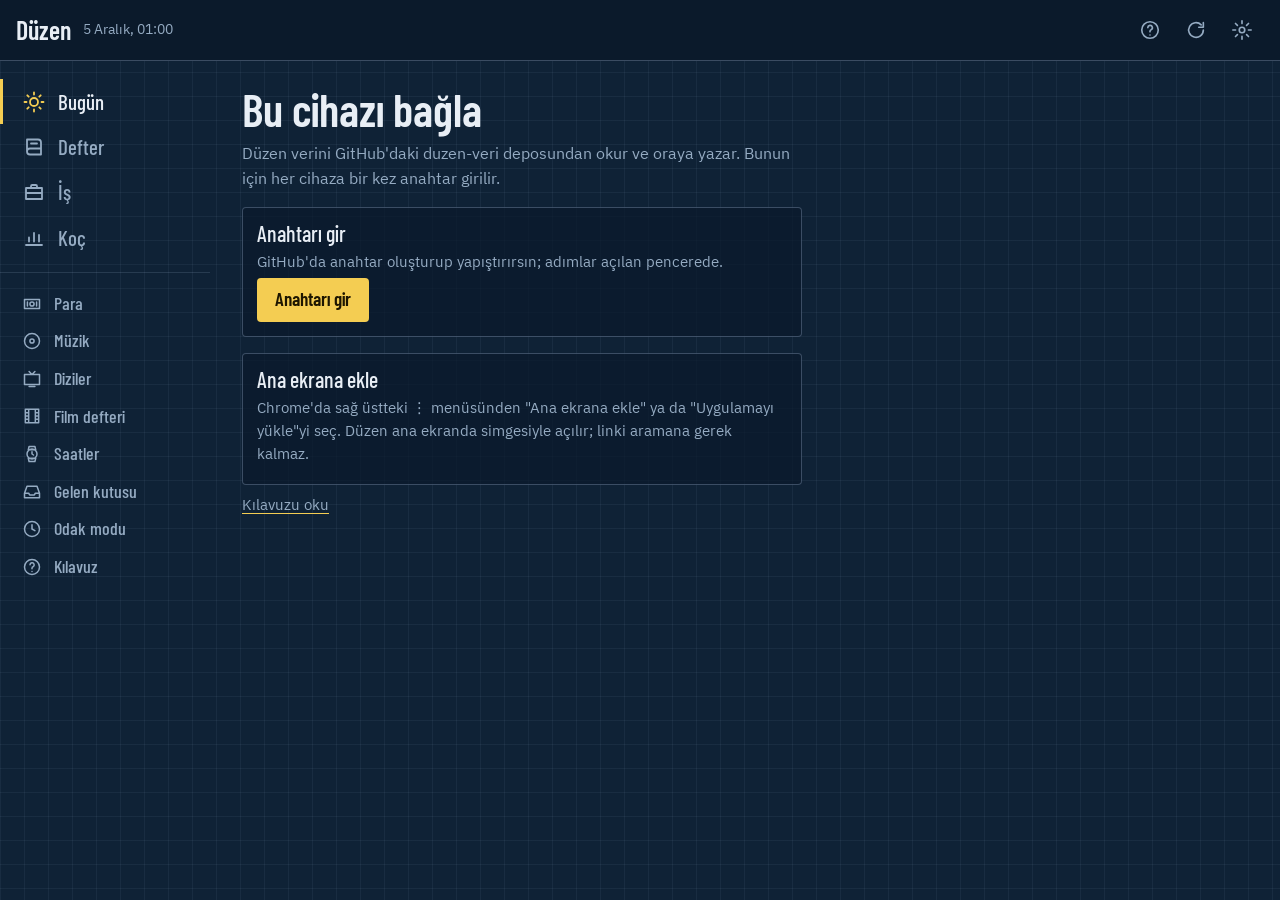
<file: index.html>
<!doctype html>
<html lang="tr">
<head>
<meta charset="utf-8">
<meta name="viewport" content="width=device-width,initial-scale=1,viewport-fit=cover">
<meta name="theme-color" content="#0b1a2b">
<meta name="robots" content="noindex">
<title>Düzen</title>
<link rel="manifest" href="manifest.webmanifest">
<link rel="icon" href="icons/icon-192.png">
<link rel="apple-touch-icon" href="icons/icon-192.png">
<link rel="stylesheet" href="fonts/fonts.css">
<link rel="stylesheet" href="app.css">
</head>
<body>
<div class="kabuk">
  <header class="ust">
    <a class="marka" href="#bugun">Düzen</a>
    <span class="ust-saat sayi" id="saat"></span>
    <span class="ust-dugmeler">
      <a class="ikon-dugme" href="#kilavuz" aria-label="Kılavuz" title="Kılavuz">
        <svg viewBox="0 0 24 24" aria-hidden="true"><path d="M21 12a9 9 0 1 1-18 0a9 9 0 1 1 18 0zM9.6 9.4a2.5 2.5 0 1 1 3.6 2.3c-.7.3-1.2.9-1.2 1.7v.6M12 17.4v.1"/></svg>
      </a>
      <button class="ikon-dugme" id="yenileBtn" type="button" aria-label="Şimdi yenile" title="Şimdi yenile">
        <svg viewBox="0 0 24 24" aria-hidden="true"><path d="M20 12a8 8 0 1 1-2.34-5.66M20 4v5h-5"/></svg>
      </button>
      <button class="ikon-dugme" id="ayarBtn" type="button" aria-label="Ayarlar" title="Ayarlar">
        <svg viewBox="0 0 24 24" aria-hidden="true"><circle cx="12" cy="12" r="3"/><path d="M12 2v3M12 19v3M2 12h3M19 12h3M4.9 4.9l2.1 2.1M17 17l2.1 2.1M4.9 19.1 7 17M17 7l2.1-2.1"/></svg>
      </button>
    </span>
  </header>

  <nav class="sekmeler" aria-label="Bölümler">
    <a href="#bugun" data-sekme="bugun"><svg viewBox="0 0 24 24" aria-hidden="true"><path d="M16 12a4 4 0 1 1-8 0a4 4 0 1 1 8 0zM12 2.5v2M12 19.5v2M2.5 12h2M19.5 12h2M5.3 5.3l1.4 1.4M17.3 17.3l1.4 1.4M5.3 18.7l1.4-1.4M17.3 6.7l1.4-1.4"/></svg><span>Bugün</span></a>
    <a href="#defter" data-sekme="defter"><svg viewBox="0 0 24 24" aria-hidden="true"><path d="M5 4.5h11a3 3 0 0 1 3 3v12H8a3 3 0 0 1-3-3zM5 16.5a3 3 0 0 1 3-3h11M9 8.5h6"/></svg><span>Defter</span></a>
    <a href="#is" data-sekme="is"><svg viewBox="0 0 24 24" aria-hidden="true"><path d="M4 8h16v11H4zM9 8V6.2c0-.7.5-1.2 1.2-1.2h3.6c.7 0 1.2.5 1.2 1.2V8M4 13h16"/></svg><span>İş</span></a>
    <a href="#koc" data-sekme="koc"><svg viewBox="0 0 24 24" aria-hidden="true"><path d="M4 20h16M7 16.5v-4M12 16.5V8M17 16.5v-6.5"/></svg><span>Koç</span></a>
    <a href="#daha" data-sekme="daha" class="daha-bag"><svg viewBox="0 0 24 24" aria-hidden="true"><path d="M5 5h5v5H5zM14 5h5v5h-5zM5 14h5v5H5zM14 14h5v5h-5z"/></svg><span>Daha</span></a>
    <div class="yan-paneller" id="yanPaneller"></div>
  </nav>

  <div class="durum-cubugu" id="durum" role="status" hidden></div>
  <main id="gorunum"></main>
</div>

<div class="tost" id="tost" role="status" hidden></div>

<dialog id="ekleDialog" aria-labelledby="ekle-baslik">
  <form id="ekleForm" method="dialog">
    <h2 id="ekle-baslik">Girdi ekle</h2>
    <div id="ekle-alanlar"></div>
    <p class="dialog-hata" role="alert" hidden></p>
    <div class="dialog-alt">
      <button type="button" class="metin-dugme" data-kapat="ekleDialog">Vazgeç</button>
      <button type="submit" class="dugme">Kaydet</button>
    </div>
  </form>
</dialog>

<dialog id="kapatDialog" aria-labelledby="kapat-baslik">
  <form id="kapatForm" method="dialog">
    <h2 id="kapat-baslik">Günü kapat</h2>
    <p class="not" id="kapat-tarih"></p>
    <div id="kapat-alanlar"></div>
    <p class="dialog-hata" role="alert" hidden></p>
    <div class="dialog-alt">
      <button type="button" class="metin-dugme" data-kapat="kapatDialog">Vazgeç</button>
      <button type="submit" class="dugme">Kaydet</button>
    </div>
  </form>
</dialog>

<dialog id="gorevDialog" aria-labelledby="gorev-baslik">
  <form id="gorevForm" method="dialog">
    <h2 id="gorev-baslik">Görev ekle</h2>
    <label class="alan" for="gorev-ad">Görev<input id="gorev-ad" name="baslik" type="text" required placeholder="Load list kontrolü"></label>
    <div class="iki-alan">
      <label class="alan" for="gorev-proje">Proje<input id="gorev-proje" name="proje" type="text" placeholder="Ceyhan"></label>
      <label class="alan" for="gorev-veren">Veren<input id="gorev-veren" name="veren" type="text" placeholder="Fatih abi"></label>
    </div>
    <div class="iki-alan">
      <label class="alan" for="gorev-son">Son tarih<input id="gorev-son" name="son_tarih" type="date"></label>
      <label class="alan" for="gorev-dl">Deadline<input id="gorev-dl" name="deadline" type="date"></label>
    </div>
    <label class="alan" for="gorev-not">Not<textarea id="gorev-not" name="not" rows="2"></textarea></label>
    <p class="dialog-hata" role="alert" hidden></p>
    <div class="dialog-alt">
      <button type="button" class="metin-dugme" data-kapat="gorevDialog">Vazgeç</button>
      <button type="submit" class="dugme">Görevi ekle</button>
    </div>
  </form>
</dialog>

<dialog id="ayarDialog" aria-labelledby="ayar-baslik">
  <div class="ayar">
    <h2 id="ayar-baslik">Ayarlar</h2>
    <p id="ayar-durum" class="not"></p>
    <label class="alan" for="ayar-anahtar">GitHub anahtarı<input id="ayar-anahtar" type="password" autocomplete="off" spellcheck="false" placeholder="github_pat_…"></label>
    <details class="yardim">
      <summary>Anahtar nasıl alınır</summary>
      <ol>
        <li><a href="https://github.com/settings/personal-access-tokens/new" target="_blank" rel="noopener">GitHub'da yeni fine-grained token sayfasını</a> aç.</li>
        <li><b>Token name</b>: cihazın adı (ör. Düzen ThinkPad). <b>Expiration</b>: No expiration ya da uzun bir süre.</li>
        <li><b>Repository access</b>: Only select repositories, sonra Select repositories'den <b>duzen-veri</b>.</li>
        <li><b>Permissions</b>: Repositories sekmesinde Add permissions, <b>Contents</b>, erişimi <b>Read and write</b> yap. Account sekmesine bir şey ekleme.</li>
        <li><b>Generate token</b> deyip çıkan anahtarı kopyala, buraya yapıştır.</li>
      </ol>
      <p>Anahtar sadece bu cihazda saklanır. Kimseyle paylaşma, sohbete de yazma.</p>
    </details>
    <div class="qr-dugmeler">
      <button type="button" class="metin-dugme" id="qrGoster" hidden>Başka cihaza aktar (QR)</button>
      <button type="button" class="metin-dugme" id="qrOku" hidden>QR ile anahtar al</button>
    </div>
    <div class="qr-alani" id="qrAlani" hidden>
      <p class="not">Diğer cihazda Düzen'i aç, Ayarlar'da "QR ile anahtar al" de ve bunu okut. 60 saniye sonra kaybolur; kimseye gösterme.</p>
      <div class="qr-kutu" id="qrKutu"></div>
    </div>
    <video id="qrKamera" class="qr-kamera" playsinline muted hidden></video>
    <p class="dialog-hata" role="alert" hidden></p>
    <div class="dialog-alt">
      <button type="button" class="metin-dugme" id="anahtarSil" hidden>Anahtarı bu cihazdan sil</button>
      <button type="button" class="metin-dugme" data-kapat="ayarDialog">Kapat</button>
      <button type="button" class="dugme" id="anahtarKaydet">Kaydet</button>
    </div>
  </div>
</dialog>

<script src="vendor/marked.min.js"></script>
<script src="lib.js"></script>
<script src="vendor/qrcode.js"></script>
<script src="odak.js"></script>
<script src="oneri.js"></script>
<script src="qr.js"></script>
<script src="gelen.js"></script>
<script src="saatler.js"></script>
<script src="muzik.js"></script>
<script src="izleme.js"></script>
<script src="para.js"></script>
<script src="kilavuz.js"></script>
<script src="app.js"></script>
</body>
</html>
</file>
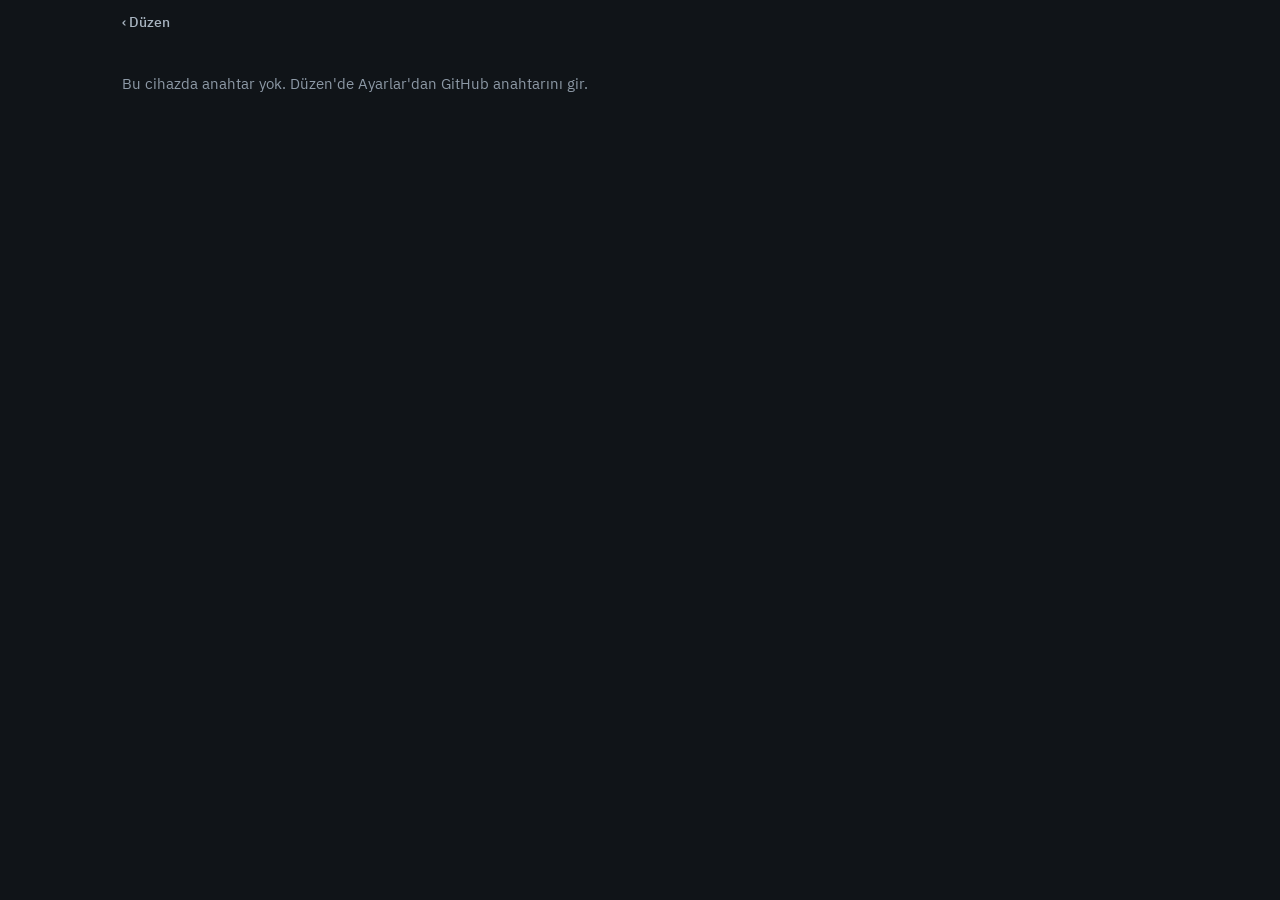
<file: film.html>
<!doctype html>
<html lang="tr">
<head>
<meta charset="utf-8">
<meta name="viewport" content="width=device-width,initial-scale=1,viewport-fit=cover">
<meta name="theme-color" content="#101418">
<meta name="robots" content="noindex">
<title>Film defteri</title>
<link rel="manifest" href="manifest.webmanifest">
<link rel="icon" href="icons/icon-192.png">
<link rel="stylesheet" href="fonts/fonts.css">
<link rel="stylesheet" href="fonts/film-fonts.css">
<link rel="stylesheet" href="film.css">
</head>
<body>
<div class="ust-bar">
  <a class="geri-bag" href="./#defter/letterboxd-paneli">‹ Düzen</a>
  <span class="veri-durum" id="veri-durum"></span>
</div>
<div class="bildirim" id="bildirim" role="status" hidden></div>
<p class="yukleniyor" id="yukleniyor">Film verisi yükleniyor…</p>
<div id="panel" hidden>
<div class="wrap">
  <header class="top">
    <p class="eyebrow" id="eyebrow">Letterboxd verisi</p>
    <h1>Film defteri</h1>
    <p class="stamp" id="stamp"></p>
  </header>

  <nav class="tabs" role="tablist" aria-label="Bölümler">
    <button class="tab" role="tab" id="tab-genel" aria-controls="genel" aria-selected="true">Genel</button>
    <button class="tab" role="tab" id="tab-kirilimlar" aria-controls="kirilimlar" aria-selected="false">Kırılımlar</button>
    <button class="tab" role="tab" id="tab-secici" aria-controls="secici" aria-selected="false">Seçici</button>
  </nav>

  <section id="genel" role="tabpanel" aria-labelledby="tab-genel">
    <div class="hero">
      <div class="hero-main">
        <div class="hero-num" id="hero-num"></div>
        <p class="hero-cap" id="hero-cap"></p>
      </div>
      <div class="tiles" id="tiles"></div>
    </div>
    <div class="grid">
      <article class="card span-5" id="c-ratings">
        <div class="card-head">
          <div><h2>Puan dağılımı</h2><p class="sub" id="ratings-sub"></p></div>
          <button class="ghost" type="button" data-table-toggle="ratings" aria-pressed="false">Tablo</button>
        </div>
        <div id="ratings-chart"></div>
        <div id="ratings-table" hidden></div>
        <p class="note">Bir puana tıkla, o puanı verdiğin filmler aşağıda listelensin.</p>
        <div id="ratings-drill"></div>
      </article>
      <article class="card span-7" id="c-months">
        <div class="card-head">
          <div><h2>Ay ay izlemeler</h2><p class="sub" id="months-sub"></p></div>
          <button class="ghost" type="button" data-table-toggle="months" aria-pressed="false">Tablo</button>
        </div>
        <div id="months-chart"></div>
        <div id="months-table" hidden></div>
        <div id="months-drill"></div>
      </article>
    </div>
  </section>

  <section id="kirilimlar" role="tabpanel" aria-labelledby="tab-kirilimlar" hidden>
    <div class="grid">
      <article class="card">
        <div class="card-head"><div><h2>Dekad</h2><p class="sub">Filmin çıkış yılına göre. Satıra tıkla, o dekaddeki izlediklerin açılsın.</p></div></div>
        <div id="decades"></div>
      </article>
      <article class="card span-6">
        <div class="card-head"><div><h2>Tür</h2><p class="sub">Bir film birden fazla türe sayılır.</p></div></div>
        <div id="genres"></div>
      </article>
      <article class="card span-6">
        <div class="card-head"><div><h2>Ülke</h2><p class="sub">Yapımcı ülkeler. Ortak yapımlar her ülkeye sayılır.</p></div></div>
        <div id="countries"></div>
      </article>
      <article class="card">
        <div class="card-head"><div><h2>Yönetmen</h2><p class="sub">İsme tıkla, o yönetmenden izlediklerin açılsın.</p></div></div>
        <div id="directors"></div>
      </article>
      <article class="card span-6">
        <div class="card-head"><div><h2>Süre</h2><p class="sub">Mini diziler hariç.</p></div></div>
        <div id="runtimes"></div>
      </article>
      <article class="card span-6">
        <div class="card-head"><div><h2>TMDB eşleşmesi</h2><p class="sub">Tür, ülke, yönetmen ve süre bilgisinin kaynağı.</p></div></div>
        <div id="matching"></div>
      </article>
    </div>
  </section>

  <section id="secici" role="tabpanel" aria-labelledby="tab-secici" hidden>
    <article class="card">
      <div class="card-head"><div><h2>Bu akşam ne izlesem?</h2><p class="sub" id="picker-sub"></p></div></div>
      <div class="filters" id="filters">
        <div class="field"><span>Ağırlık</span><div class="lvl" id="f-lvl"></div></div>
        <label class="field" for="f-rt"><span>Süre</span><select id="f-rt"></select></label>
        <label class="field" for="f-genre"><span>Tür</span><select id="f-genre"></select></label>
        <label class="field" for="f-dec"><span>Dekad</span><select id="f-dec"></select></label>
        <label class="field" for="f-co"><span>Ülke</span><select id="f-co"></select></label>
        <label class="chk" for="f-tv"><input type="checkbox" id="f-tv"> Mini diziler dahil</label>
        <label class="chk" for="f-unrel"><input type="checkbox" id="f-unrel"> Çıkmamışlar dahil</label>
      </div>
      <div class="pick-bar">
        <button class="btn-primary" id="pick" type="button">Rastgele seç</button>
        <p id="pick-count"></p>
      </div>
      <div id="ticket"></div>
      <details class="how" id="how">
        <summary>Ağırlık nasıl hesaplanıyor?</summary>
        <div id="how-body"></div>
      </details>
      <div class="list-head">
        <h3 id="list-title">Uyanlar</h3>
        <label class="field" for="f-sort"><span>Sırala</span><select id="f-sort"></select></label>
      </div>
      <ol class="plist" id="plist"></ol>
      <button class="ghost more" id="plist-more" type="button" hidden>Daha fazla göster</button>
    </article>
  </section>

  <footer class="foot" id="foot"></footer>
  <section class="veri-araclar" aria-label="Veri">
    <button class="ghost" id="simdiGuncelle" type="button">Letterboxd'ı şimdi kontrol et</button>
    <label class="ghost dosya-sec" for="exportDosya">Export ZIP'ini yükle</label>
    <input type="file" id="exportDosya" accept=".zip,application/zip" hidden>
    <p class="note" id="veri-not" role="status"></p>
  </section>
</div>
<div id="tip" role="tooltip" hidden></div>
</div>
<script src="lib.js"></script>
<script src="film.js"></script>
</body>
</html>
</file>
<file: fonts/fonts.css>
/* barlow-condensed-latin-ext-500-normal */
@font-face {
  font-family: 'Barlow Condensed';
  font-style: normal;
  font-display: swap;
  font-weight: 500;
  src: url(./barlow-condensed-latin-ext-500-normal.woff2) format('woff2');
  unicode-range: U+0100-02AF,U+0304,U+0308,U+0329,U+1E00-1E9F,U+1EF2-1EFF,U+2020,U+20A0-20AB,U+20AD-20C0,U+2113,U+2C60-2C7F,U+A720-A7FF;
}

/* barlow-condensed-latin-500-normal */
@font-face {
  font-family: 'Barlow Condensed';
  font-style: normal;
  font-display: swap;
  font-weight: 500;
  src: url(./barlow-condensed-latin-500-normal.woff2) format('woff2');
  unicode-range: U+0000-00FF,U+0131,U+0152-0153,U+02BB-02BC,U+02C6,U+02DA,U+02DC,U+0304,U+0308,U+0329,U+2000-206F,U+2074,U+20AC,U+2122,U+2191,U+2193,U+2212,U+2215,U+FEFF,U+FFFD;
}

/* barlow-condensed-latin-ext-600-normal */
@font-face {
  font-family: 'Barlow Condensed';
  font-style: normal;
  font-display: swap;
  font-weight: 600;
  src: url(./barlow-condensed-latin-ext-600-normal.woff2) format('woff2');
  unicode-range: U+0100-02AF,U+0304,U+0308,U+0329,U+1E00-1E9F,U+1EF2-1EFF,U+2020,U+20A0-20AB,U+20AD-20C0,U+2113,U+2C60-2C7F,U+A720-A7FF;
}

/* barlow-condensed-latin-600-normal */
@font-face {
  font-family: 'Barlow Condensed';
  font-style: normal;
  font-display: swap;
  font-weight: 600;
  src: url(./barlow-condensed-latin-600-normal.woff2) format('woff2');
  unicode-range: U+0000-00FF,U+0131,U+0152-0153,U+02BB-02BC,U+02C6,U+02DA,U+02DC,U+0304,U+0308,U+0329,U+2000-206F,U+2074,U+20AC,U+2122,U+2191,U+2193,U+2212,U+2215,U+FEFF,U+FFFD;
}

/* ibm-plex-sans-latin-ext-400-normal */
@font-face {
  font-family: 'IBM Plex Sans';
  font-style: normal;
  font-display: swap;
  font-weight: 400;
  src: url(./ibm-plex-sans-latin-ext-400-normal.woff2) format('woff2');
  unicode-range: U+0100-02AF,U+0304,U+0308,U+0329,U+1E00-1E9F,U+1EF2-1EFF,U+2020,U+20A0-20AB,U+20AD-20C0,U+2113,U+2C60-2C7F,U+A720-A7FF;
}

/* ibm-plex-sans-latin-400-normal */
@font-face {
  font-family: 'IBM Plex Sans';
  font-style: normal;
  font-display: swap;
  font-weight: 400;
  src: url(./ibm-plex-sans-latin-400-normal.woff2) format('woff2');
  unicode-range: U+0000-00FF,U+0131,U+0152-0153,U+02BB-02BC,U+02C6,U+02DA,U+02DC,U+0304,U+0308,U+0329,U+2000-206F,U+2074,U+20AC,U+2122,U+2191,U+2193,U+2212,U+2215,U+FEFF,U+FFFD;
}

/* ibm-plex-sans-latin-ext-500-normal */
@font-face {
  font-family: 'IBM Plex Sans';
  font-style: normal;
  font-display: swap;
  font-weight: 500;
  src: url(./ibm-plex-sans-latin-ext-500-normal.woff2) format('woff2');
  unicode-range: U+0100-02AF,U+0304,U+0308,U+0329,U+1E00-1E9F,U+1EF2-1EFF,U+2020,U+20A0-20AB,U+20AD-20C0,U+2113,U+2C60-2C7F,U+A720-A7FF;
}

/* ibm-plex-sans-latin-500-normal */
@font-face {
  font-family: 'IBM Plex Sans';
  font-style: normal;
  font-display: swap;
  font-weight: 500;
  src: url(./ibm-plex-sans-latin-500-normal.woff2) format('woff2');
  unicode-range: U+0000-00FF,U+0131,U+0152-0153,U+02BB-02BC,U+02C6,U+02DA,U+02DC,U+0304,U+0308,U+0329,U+2000-206F,U+2074,U+20AC,U+2122,U+2191,U+2193,U+2212,U+2215,U+FEFF,U+FFFD;
}

/* ibm-plex-sans-latin-ext-600-normal */
@font-face {
  font-family: 'IBM Plex Sans';
  font-style: normal;
  font-display: swap;
  font-weight: 600;
  src: url(./ibm-plex-sans-latin-ext-600-normal.woff2) format('woff2');
  unicode-range: U+0100-02AF,U+0304,U+0308,U+0329,U+1E00-1E9F,U+1EF2-1EFF,U+2020,U+20A0-20AB,U+20AD-20C0,U+2113,U+2C60-2C7F,U+A720-A7FF;
}

/* ibm-plex-sans-latin-600-normal */
@font-face {
  font-family: 'IBM Plex Sans';
  font-style: normal;
  font-display: swap;
  font-weight: 600;
  src: url(./ibm-plex-sans-latin-600-normal.woff2) format('woff2');
  unicode-range: U+0000-00FF,U+0131,U+0152-0153,U+02BB-02BC,U+02C6,U+02DA,U+02DC,U+0304,U+0308,U+0329,U+2000-206F,U+2074,U+20AC,U+2122,U+2191,U+2193,U+2212,U+2215,U+FEFF,U+FFFD;
}
</file>
<file: app.css>
/* Düzen: ozalit defter. Koyu lacivert zemin, mühendis kareli kâğıdı, antet kutusu. */
:root {
  --zemin: #0f2236;
  --zemin-koyu: #0b1a2b;
  --kagit: #14304b;
  --cizgi: rgba(196, 220, 255, 0.055);
  --ayrac: rgba(196, 220, 255, 0.13);
  --cerceve: rgba(196, 220, 255, 0.26);
  --yazi: #e8eef5;
  --soluk: #95abc2;
  --vurgu: #f4cd52;
  --vurgu-uzeri: #1d1600;
  --gecikme: #ff7b67;
  --tamam: #7fd4a9;
  --seri-1: #3987e5;   /* grafik serileri, koyu zeminde doğrulandı */
  --seri-2: #d95926;
  --f-baslik: 'Barlow Condensed', 'Arial Narrow', 'Roboto Condensed', sans-serif;
  --f-govde: 'IBM Plex Sans', system-ui, -apple-system, 'Segoe UI', sans-serif;
  --kare: 24px;
  --alt-bar: 64px;
  color-scheme: dark;
}

* { box-sizing: border-box; }
html { -webkit-text-size-adjust: 100%; }
body {
  margin: 0;
  min-height: 100vh;
  background-color: var(--zemin);
  background-image:
    linear-gradient(var(--cizgi) 1px, transparent 1px),
    linear-gradient(90deg, var(--cizgi) 1px, transparent 1px);
  background-size: var(--kare) var(--kare);
  color: var(--yazi);
  font-family: var(--f-govde);
  font-size: 16px;
  line-height: 1.55;
}
a { color: inherit; text-decoration-color: var(--vurgu); text-underline-offset: 3px; }
button { font: inherit; cursor: pointer; }
:focus-visible { outline: 2px solid var(--vurgu); outline-offset: 2px; }
[hidden] { display: none !important; }
.sayi { font-variant-numeric: tabular-nums; }
small { display: block; color: var(--soluk); font-size: 14px; line-height: 1.45; }

/* ---------- üst ve gezinme ---------- */
.ust {
  position: sticky; top: 0; z-index: 20;
  display: flex; align-items: center; gap: 12px;
  padding: calc(8px + env(safe-area-inset-top, 0px)) max(16px, env(safe-area-inset-right, 0px)) 8px max(16px, env(safe-area-inset-left, 0px));
  background: var(--zemin-koyu);
  border-bottom: 1px solid var(--cerceve);
}
.marka {
  font-family: var(--f-baslik); font-weight: 600; font-size: 26px; line-height: 1;
  text-decoration: none; color: var(--yazi);
}
.ust-saat { flex: 1; min-width: 0; color: var(--soluk); font-size: 14px; white-space: nowrap; overflow: hidden; text-overflow: ellipsis; }
.ust-dugmeler { display: flex; gap: 2px; }
.ikon-dugme {
  width: 44px; height: 44px; display: grid; place-items: center;
  background: none; border: 0; border-radius: 4px; color: var(--soluk);
}
.ikon-dugme:hover { color: var(--yazi); background: var(--ayrac); }
.ikon-dugme svg, .ikon, .sekmeler svg { width: 22px; height: 22px; flex: none; fill: none; stroke: currentColor; stroke-width: 1.8; stroke-linecap: round; stroke-linejoin: round; }

.sekmeler {
  position: fixed; left: 0; right: 0; bottom: 0; z-index: 20;
  display: grid; grid-template-columns: repeat(5, 1fr);
  background: var(--zemin-koyu);
  border-top: 1px solid var(--cerceve);
  padding-bottom: env(safe-area-inset-bottom, 0px);
}
.sekmeler a {
  display: grid; justify-items: center; align-content: center; gap: 3px;
  height: var(--alt-bar); text-decoration: none;
  font-size: 13px; line-height: 1; color: var(--soluk);
}
.sekmeler svg { width: 24px; height: 24px; }
.sekmeler a[aria-current="page"] { color: var(--yazi); box-shadow: inset 0 2px 0 var(--vurgu); }
.sekmeler a[aria-current="page"] svg { stroke: var(--vurgu); }
.yan-paneller { display: none; }

.durum-cubugu {
  margin: 0; padding: 8px max(16px, env(safe-area-inset-right, 0px)) 8px max(16px, env(safe-area-inset-left, 0px));
  font-size: 14px; color: var(--vurgu); background: rgba(244, 205, 82, 0.1);
}
.durum-cubugu.hata { color: var(--gecikme); background: rgba(255, 123, 103, 0.12); }

main {
  padding: 20px max(16px, env(safe-area-inset-right, 0px)) calc(var(--alt-bar) + 40px + env(safe-area-inset-bottom, 0px)) max(16px, env(safe-area-inset-left, 0px));
}
.gun, .is, .koc, .daha, .diziler, .kilavuz { max-width: 760px; }

/* ---------- tipografi ---------- */
h1 { font-family: var(--f-baslik); font-weight: 600; font-size: 40px; line-height: 1.05; margin: 0; text-wrap: balance; }
h2 {
  font-family: var(--f-baslik); font-weight: 500; font-size: 20px; line-height: 1.2;
  color: var(--soluk); margin: 30px 0 8px; padding-bottom: 5px; border-bottom: 1px solid var(--ayrac);
}
.not { color: var(--soluk); font-size: 15px; margin: 8px 0; }
.bolum-bas { display: flex; align-items: center; justify-content: space-between; gap: 16px; }

/* ---------- düğmeler ---------- */
.dugme {
  display: inline-flex; align-items: center; justify-content: center; gap: 8px; min-height: 44px;
  background: var(--vurgu); color: var(--vurgu-uzeri); border: 0; border-radius: 4px; text-decoration: none;
  padding: 9px 18px; font-family: var(--f-baslik); font-weight: 600; font-size: 19px; line-height: 1.1;
}
.dugme .ikon { width: 20px; height: 20px; stroke-width: 2.2; }
.dugme.kucuk { min-height: 36px; padding: 5px 12px; font-size: 16px; }
.dugme:disabled, .metin-dugme:disabled { opacity: 0.5; cursor: progress; }
.metin-dugme {
  min-height: 40px; background: none; border: 0; padding: 6px 0; color: var(--vurgu);
  text-decoration: underline; text-underline-offset: 3px; font-size: 15px;
}
a.metin-dugme { display: inline-flex; align-items: center; }
.cipler { display: flex; flex-wrap: wrap; gap: 8px; }
.cip {
  min-height: 40px; background: transparent; color: var(--yazi); border: 1px solid var(--cerceve); border-radius: 4px;
  padding: 7px 14px; font-size: 15px;
}
.cip:hover { border-color: var(--yazi); }
.cip.secili { border-color: var(--vurgu); color: var(--vurgu); }


/* ---------- günün sayfası ---------- */
.gun-bas { display: grid; gap: 2px; }
.gun-bas h1 { font-size: 52px; }
.gun-tarih { margin: 0; font-family: var(--f-baslik); font-weight: 500; font-size: 24px; color: var(--soluk); }
.hava { display: flex; flex-wrap: wrap; align-items: baseline; gap: 6px 14px; margin-top: 6px; font-size: 15px; color: var(--soluk); }
.hava-simdi { font-family: var(--f-baslik); font-weight: 500; font-size: 28px; color: var(--yazi); }

.plan { list-style: none; margin: 0; padding: 0; border-left: 2px solid var(--cerceve); }
.plan-satir { position: relative; display: grid; grid-template-columns: 116px 1fr; gap: 12px; padding: 8px 0 8px 16px; }
.plan-satir::before { content: ""; position: absolute; left: -6px; top: 19px; width: 10px; height: 2px; background: var(--cerceve); }
.plan-saat { font-family: var(--f-baslik); font-weight: 500; font-size: 19px; color: var(--soluk); }
.plan-is { min-width: 0; }
.plan-satir.simdi .plan-saat { color: var(--vurgu); }
.plan-satir.simdi::before { background: var(--vurgu); width: 14px; }
.plan-satir.takvim::before { background: #86b6ef; height: 8px; width: 8px; top: 16px; left: -5px; border-radius: 50%; }
.plan-satir.takvim .plan-is { color: #cfe0f7; }
.tum-gun { display: flex; flex-wrap: wrap; gap: 6px; margin: 0 0 8px; }
.tum-gun span { padding: 2px 10px; border: 1px solid #86b6ef; border-radius: 999px; font-size: 14px; color: #cfe0f7; }

/* ---------- kartlar ---------- */
.kart { margin: 22px 0 0; padding: 12px 14px 14px; border: 1px solid var(--cerceve); border-radius: 4px; background: rgba(11, 26, 43, 0.72); }
.kart h2 { margin: 0 0 4px; padding: 0; border: 0; color: var(--yazi); font-size: 22px; }
.kart .not { margin: 4px 0; }
.kart-ust { display: flex; align-items: center; justify-content: space-between; gap: 12px; flex-wrap: wrap; }
.kart-vurgu { border-color: var(--vurgu); box-shadow: inset 3px 0 0 var(--vurgu); }
.kart .liste { margin-top: 4px; }
.cip-vurgu { border-color: var(--vurgu); color: var(--vurgu); }
.paneller { margin-top: 8px; }
.panel-bag::before { content: "▸ "; color: var(--vurgu); }
.panel-dugme { display: inline-block; text-decoration: none; margin: 4px 0 6px; }

/* ---------- listeler ---------- */
.liste { list-style: none; margin: 0; padding: 0; }
.liste > li + li { border-top: 1px solid var(--ayrac); }
.liste.soluk { opacity: 0.6; }
.satir-bag { display: block; padding: 10px 6px; text-decoration: none; color: inherit; border-radius: 3px; }
.satir-bag:hover { background: var(--ayrac); }
.satir-bag.secili { background: rgba(244, 205, 82, 0.08); box-shadow: inset 3px 0 0 var(--vurgu); }
.satir-ust { display: flex; align-items: baseline; justify-content: space-between; gap: 12px; }
.satir-baslik { font-weight: 500; }
.satir-bag small { overflow: hidden; display: -webkit-box; -webkit-line-clamp: 2; -webkit-box-orient: vertical; }

.durum { display: inline-flex; align-items: center; gap: 6px; font-size: 13px; color: var(--soluk); white-space: nowrap; font-weight: 400; }
.durum i { display: inline-block; width: 9px; height: 9px; border: 1.5px solid currentColor; }
.durum-devam { color: var(--vurgu); }
.durum-devam i { background: var(--vurgu); }
.durum-bitti { color: var(--tamam); }
.durum-bitti i { background: var(--tamam); }
.durum-baslanmadi i { border-style: dashed; }
.durum-rafta, .durum-dustu { opacity: 0.75; }

/* ---------- defter ---------- */
.defter-ust { display: flex; flex-wrap: wrap; gap: 8px; margin-bottom: 4px; }
.sekme-bag {
  font-family: var(--f-baslik); font-weight: 500; font-size: 18px; text-decoration: none;
  border: 1px solid var(--cerceve); border-radius: 4px; padding: 5px 12px;
}
.sekme-bag.secili { border-color: var(--vurgu); color: var(--vurgu); }
.defter .defter-sayfa { display: none; }
.defter.sayfa-acik .defter-liste { display: none; }
.defter.sayfa-acik .defter-sayfa { display: block; }
.geri { display: inline-block; margin-bottom: 14px; color: var(--soluk); text-decoration: none; font-size: 15px; }
.geri::before { content: "‹ "; }
.sayfa-bos { color: var(--soluk); padding: 48px 0; }

.antet {
  display: grid; grid-template-columns: repeat(2, minmax(0, 1fr));
  gap: 1px; background: var(--cerceve); border: 1px solid var(--cerceve);
  margin-bottom: 14px;
}
.hucre { background: var(--zemin-koyu); padding: 7px 12px 9px; min-width: 0; }
.hucre.genis, .hucre.genis-yarim { grid-column: 1 / -1; }
.hucre-etiket { display: block; font-size: 12px; color: var(--soluk); line-height: 1.3; }
.hucre-deger { display: block; font-family: var(--f-baslik); font-weight: 500; font-size: 20px; line-height: 1.25; overflow-wrap: anywhere; }
.hucre.genis .hucre-deger { font-size: 34px; font-weight: 600; line-height: 1.1; }
.hucre-deger .durum { font-family: var(--f-govde); font-size: 15px; }

.ek { margin: 4px 0; font-size: 14px; color: var(--soluk); }
.ek span { color: var(--soluk); }
.ek a { color: var(--yazi); }

.metin { max-width: 68ch; }
.metin h1 { font-size: 38px; margin: 6px 0 12px; }
.metin h2 { color: var(--yazi); font-size: 22px; margin: 26px 0 8px; }
.metin p { margin: 8px 0; }
.metin ul, .metin ol { padding-left: 22px; margin: 6px 0; }
.metin li { margin: 4px 0; }
.metin strong { font-weight: 600; }
.metin code { font-size: 0.92em; background: var(--zemin-koyu); padding: 1px 5px; border-radius: 3px; }
.tablo-sar { overflow-x: auto; margin: 10px 0; }
.metin table { border-collapse: collapse; font-size: 14px; min-width: 100%; }
.metin th, .metin td { border: 1px solid var(--ayrac); padding: 6px 10px; text-align: left; vertical-align: top; }
.metin th { font-family: var(--f-baslik); font-weight: 500; font-size: 16px; color: var(--soluk); background: var(--zemin-koyu); }

/* ---------- iş ---------- */
.gorev { padding: 12px 6px; }
.gorev-ust { display: flex; align-items: baseline; gap: 10px; flex-wrap: wrap; }
.rozet { font-size: 12px; color: var(--soluk); border: 1px solid var(--cerceve); padding: 0 6px; border-radius: 3px; }
.tarihler { display: flex; flex-wrap: wrap; gap: 2px 16px; font-size: 14px; margin-top: 4px; }
.tarih { color: var(--soluk); }
.tarih.yaklasti { color: var(--vurgu); }
.tarih.gecikti, td.gecikti { color: var(--gecikme); }
.gorev-dugmeler { margin-top: 2px; }
details summary { cursor: pointer; color: var(--soluk); font-size: 14px; }
.notlar { margin: 6px 0 0; padding-left: 18px; font-size: 14px; }
.notlar .sayi { color: var(--soluk); }

/* ---------- koç ---------- */
.buyuk-sayi { font-family: var(--f-baslik); font-weight: 600; font-size: 52px; line-height: 1; margin: 6px 0; }
.buyuk-sayi span { font-size: 21px; font-weight: 500; color: var(--soluk); }
.cubuk { position: relative; height: 14px; margin: 14px 0 10px; border: 1px solid var(--cerceve); background: var(--zemin-koyu); }
.cubuk-dolu { height: 100%; background: var(--tamam); }
.cubuk-hedef { position: absolute; top: -6px; bottom: -6px; width: 2px; margin-left: -1px; background: var(--vurgu); }
.kucuk-tablo { border-collapse: collapse; font-size: 15px; }
.kucuk-tablo th { font-family: var(--f-baslik); font-weight: 500; font-size: 16px; color: var(--soluk); text-align: left; padding: 2px 18px 4px 0; }
.kucuk-tablo td { padding: 4px 18px 4px 0; border-top: 1px solid var(--ayrac); }
.girdi { padding: 7px 0; font-size: 15px; }
.girdi .sayi { color: var(--soluk); margin-right: 6px; }

.bos { padding: 40px 0; }
.bos-baslik { font-family: var(--f-baslik); font-weight: 600; font-size: 30px; margin: 0 0 6px; }

/* ---------- pencereler ---------- */
dialog {
  width: min(520px, calc(100vw - 32px)); max-height: calc(100vh - 48px); overflow: auto;
  padding: 20px; border: 1px solid var(--cerceve); border-radius: 6px;
  background: var(--kagit); color: var(--yazi);
}
dialog::backdrop { background: rgba(4, 11, 19, 0.65); }
dialog h2 { font-size: 28px; font-weight: 600; color: var(--yazi); margin: 0 0 10px; padding: 0; border: 0; }
.alan { display: grid; gap: 4px; margin: 12px 0; padding: 0; border: 0; font-size: 14px; color: var(--soluk); min-width: 0; }
.alan input, .alan select, .alan textarea {
  width: 100%; font: inherit; font-size: 16px; color: var(--yazi);
  background: var(--zemin-koyu); border: 1px solid var(--cerceve); border-radius: 4px; padding: 9px 10px;
}
.alan textarea { resize: vertical; }
fieldset.alan { display: flex; flex-wrap: wrap; align-items: center; gap: 6px 20px; }
fieldset.alan legend { float: left; width: 100%; padding: 0; margin-bottom: 4px; }
.secim { display: inline-flex; align-items: center; gap: 6px; color: var(--yazi); font-size: 16px; }
.iki-alan { display: grid; grid-template-columns: 1fr 1fr; gap: 12px; }
.kapat-bolum { margin: 14px 0; padding: 10px 12px 2px; border: 1px solid var(--ayrac); border-radius: 4px; }
.kapat-bolum legend { padding: 0 6px; font-family: var(--f-baslik); font-weight: 500; font-size: 19px; color: var(--yazi); }
.kapat-bolum .alan { margin: 8px 0; }
.kapat-bolum.tek { border: 0; padding: 0; margin: 8px 0 4px; }
.gorunmez { position: absolute; width: 1px; height: 1px; overflow: hidden; clip: rect(0 0 0 0); clip-path: inset(50%); white-space: nowrap; }
.secimler { display: flex; flex-wrap: wrap; gap: 6px 22px; margin: 4px 0 2px; }
.dialog-hata { margin: 12px 0 0; padding: 8px 10px; font-size: 14px; color: var(--gecikme); background: rgba(255, 123, 103, 0.12); border-radius: 4px; }
.dialog-alt { display: flex; flex-wrap: wrap; align-items: center; justify-content: flex-end; gap: 10px 18px; margin-top: 18px; }
.yardim { margin: 6px 0; font-size: 14px; color: var(--soluk); }
.yardim ol { padding-left: 20px; }
.yardim li { margin: 4px 0; }
.yardim b { color: var(--yazi); font-weight: 500; }
.yardim a { color: var(--yazi); }

.tost {
  position: fixed; z-index: 40; left: 50%; transform: translateX(-50%);
  bottom: calc(var(--alt-bar) + 16px + env(safe-area-inset-bottom, 0px));
  display: flex; align-items: center; gap: 16px; width: max-content;
  max-width: calc(100vw - 32px);
  background: var(--yazi); color: var(--zemin); padding: 10px 16px; border-radius: 4px; font-size: 15px;
  box-shadow: 0 6px 18px rgba(0, 0, 0, 0.35);
}
.tost.tost-hata { background: var(--gecikme); color: #2b0b05; }
.tost-eylem {
  flex: none; min-height: 36px; padding: 4px 2px; background: none; border: 0; color: inherit;
  font-weight: 600; text-decoration: underline; text-underline-offset: 3px;
}

/* ---------- geniş ekran: yan gezinme, iki bölmeli defter ---------- */
@media (min-width: 600px) {
  .antet { grid-template-columns: repeat(4, minmax(0, 1fr)); }
  .hucre.genis-yarim { grid-column: span 2; }
}
@media (min-width: 900px) {
  .kabuk { display: grid; grid-template-columns: 210px minmax(0, 1fr); grid-template-rows: auto auto 1fr; }
  .ust { grid-column: 1 / -1; }
  .durum-cubugu { grid-column: 2; }
  main { grid-column: 2; padding: 24px 32px 96px; }
  .sekmeler {
    position: sticky; top: 61px; grid-row: 2 / span 2; align-self: start;
    display: flex; flex-direction: column; padding: 18px 0;
    background: transparent; border-top: 0;
  }
  .sekmeler a {
    display: flex; align-items: center; gap: 12px; height: auto; line-height: 1.2; padding: 10px 22px;
    font-family: var(--f-baslik); font-weight: 500; font-size: 21px;
  }
  .sekmeler a[aria-current="page"] { box-shadow: inset 3px 0 0 var(--vurgu); }
  .sekmeler a.daha-bag { display: none; }
  .yan-paneller { display: block; margin: 12px 0 0; padding-top: 12px; border-top: 1px solid var(--ayrac); }
  .yan-paneller a { padding: 8px 22px; font-size: 18px; }
  .yan-paneller svg { width: 20px; height: 20px; }
  .tost { bottom: 28px; }
  .defter { display: grid; grid-template-columns: 340px minmax(0, 1fr); gap: 32px; align-items: start; }
  .defter .defter-liste, .defter.sayfa-acik .defter-liste {
    display: block; position: sticky; top: 81px; max-height: calc(100vh - 100px); overflow-y: auto; padding-right: 6px;
  }
  .defter .defter-sayfa { display: block; }
  .geri { display: none; }
}

@media (prefers-reduced-motion: reduce) {
  * { scroll-behavior: auto !important; transition: none !important; animation: none !important; }
}

/* ---------- iş dökümü ---------- */
.hafta-gez { display: flex; align-items: center; gap: 10px; font-family: var(--f-baslik); font-size: 19px; }
.hafta-gez a, .soluk-ok { text-decoration: none; padding: 2px 8px; border: 1px solid var(--cerceve); border-radius: 4px; line-height: 1.2; }
.soluk-ok { opacity: 0.35; }
.dokum { list-style: none; margin: 8px 0; padding: 0; }
.dokum li { padding: 7px 0; border-top: 1px solid var(--ayrac); }
.dokum li:first-child { border-top: 0; }
.dokum-etiket { font-family: var(--f-baslik); font-weight: 500; font-size: 17px; color: var(--soluk); margin-right: 6px; }
small.satir-ici { display: inline; }
#dokum h2 { border: 0; margin-bottom: 0; }
#dokum { margin-top: 30px; border-top: 1px solid var(--ayrac); }

/* ---------- odak modu ---------- */
body[data-sayfa="odak"] .ust, body[data-sayfa="odak"] .sekmeler, body[data-sayfa="odak"] .ekle-fab, body[data-sayfa="odak"] .durum-cubugu { display: none !important; }
body[data-sayfa="odak"] main { padding: max(14px, env(safe-area-inset-top, 0px)) max(20px, env(safe-area-inset-right, 0px)) max(20px, env(safe-area-inset-bottom, 0px)) max(20px, env(safe-area-inset-left, 0px)); }
.odak { min-height: calc(100vh - 34px); display: grid; grid-template-rows: auto auto 1fr; gap: 18px; max-width: 1200px; margin: 0 auto; }
.odak-ust { display: flex; justify-content: space-between; align-items: center; }
.geri-odak { color: var(--soluk); text-decoration: none; font-size: 15px; }
.odak-saat { font-family: var(--f-baslik); font-weight: 600; font-size: clamp(96px, 27vw, 230px); line-height: 0.88; margin: 0; }
.odak-tarih { font-family: var(--f-baslik); font-weight: 500; font-size: clamp(22px, 4vw, 34px); color: var(--soluk); margin: 8px 0 0; }
.odak-yan { display: grid; gap: 26px; align-content: start; }
.odak-blok h2, .odak-sayac h2 { margin-top: 0; }
.odak-is { font-family: var(--f-baslik); font-weight: 500; font-size: clamp(26px, 5vw, 40px); line-height: 1.12; margin: 2px 0 10px; }
.odak-cubuk { height: 10px; margin: 6px 0 6px; }
.odak-sonraki { margin: 12px 0 0; font-size: 17px; }
.odak-sonraki span { color: var(--soluk); }
.odak-isik { font-family: var(--f-baslik); font-weight: 500; font-size: 26px; color: var(--vurgu); margin: 10px 0 0; }
.odak-sure { font-family: var(--f-baslik); font-weight: 600; font-size: clamp(56px, 13vw, 104px); line-height: 1; margin: 16px 0 14px; }
.odak-dugmeler { display: flex; flex-wrap: wrap; gap: 10px 16px; align-items: center; }
.dugme.ikincil { background: transparent; color: var(--yazi); border: 1px solid var(--cerceve); }
.cip:disabled { opacity: 0.5; cursor: default; }
.soluk-yazi { color: var(--soluk); }
.odak-giris { margin: 10px 0 0; }
@media (min-width: 900px) {
  body[data-sayfa="odak"] .kabuk { display: block; }
  .odak { grid-template-columns: 1.15fr 1fr; grid-template-rows: auto 1fr; column-gap: 48px; }
  .odak-ust { grid-column: 1 / -1; }
  .odak-saat-alani, .odak-yan { align-self: center; }
}

/* ---------- QR ---------- */
.qr-dugmeler { display: flex; flex-wrap: wrap; gap: 4px 20px; margin-top: 6px; }
.qr-alani { margin-top: 8px; }
.qr-kutu { width: min(240px, 70vw); padding: 0; background: #fff; border-radius: 4px; }
.qr-kutu svg { display: block; width: 100%; height: auto; }
.qr-kamera { width: 100%; max-height: 50vh; margin-top: 10px; border-radius: 4px; background: #000; object-fit: cover; }

/* ---------- öneriler ---------- */
.oneri { padding: 10px 0; }
.oneri-baslik { margin: 0; font-weight: 600; }
.oneri-metin { font-size: 15px; color: var(--soluk); }
.oneri-metin p { margin: 4px 0; }
.oneri-dugmeler { display: flex; flex-wrap: wrap; align-items: center; gap: 8px 12px; margin-top: 8px; }
.oneri-dugmeler .dugme { font-size: 17px; padding: 6px 14px; }

/* ---------- haftalar (koç) ---------- */
.olculer { display: grid; gap: 12px; grid-template-columns: repeat(auto-fill, minmax(220px, 1fr)); margin-top: 10px; }
.olcu { border: 1px solid var(--ayrac); border-radius: 4px; padding: 10px 12px 8px; background: rgba(11, 26, 43, 0.55); min-width: 0; }
.olcu h3 { margin: 0; font-family: var(--f-baslik); font-weight: 500; font-size: 18px; color: var(--soluk); }
.olcu-deger { margin: 4px 0 0; font-size: 15px; color: var(--soluk); }
.olcu-sayi { font-family: var(--f-baslik); font-weight: 600; font-size: 34px; line-height: 1; margin-right: 2px; color: var(--yazi); }
.olcu-baz { margin: 3px 0 10px; font-size: 13px; color: var(--soluk); }
.olcu-baz .iyi { color: var(--tamam); }
.olcu-baz .kotu { color: var(--gecikme); }
.mini { position: relative; height: 64px; display: grid; grid-template-columns: repeat(8, 1fr); gap: 2px; align-items: end; border-bottom: 1px solid var(--cerceve); }
.mini-sutun { height: 100%; display: flex; align-items: flex-end; justify-content: center; border-radius: 2px; }
.mini-sutun i { display: block; width: min(18px, 72%); min-height: 2px; background: #5b7088; border-radius: 4px 4px 0 0; }
.mini-sutun.bu i { background: var(--vurgu); }
.mini-sutun.yok::after { content: ""; width: min(18px, 72%); height: 1px; background: var(--ayrac); }
.mini-sutun:hover i, .mini-sutun:focus-visible i { filter: brightness(1.3); }
.mini-baz { position: absolute; left: 0; right: 0; border-top: 2px solid var(--yazi); opacity: 0.55; pointer-events: none; }
.mini-eksen { display: flex; justify-content: space-between; margin-top: 4px; font-size: 12px; color: var(--soluk); }
.tablo-ac { margin-top: 10px; }

/* ---------- gelen kutusu ---------- */
.gelen { max-width: 760px; }
.cip-radyo { position: relative; display: inline-flex; align-items: center; cursor: pointer; }
.cip-radyo input { position: absolute; opacity: 0; pointer-events: none; }
.cip-radyo:has(input:checked) { border-color: var(--vurgu); color: var(--vurgu); }
.cip-radyo:has(input:focus-visible) { outline: 2px solid var(--vurgu); outline-offset: 2px; }
.gelen-foto { display: block; max-width: 100%; max-height: 320px; margin: 8px 0; border-radius: 4px; }
.gelen-baslik { font-weight: 600; margin: 6px 0 2px; }
.gelen-metin, .gelen-url { margin: 2px 0; overflow-wrap: anywhere; }
.gelen-oge { display: flex; gap: 12px; padding: 10px 0; align-items: flex-start; }
.gelen-kucuk { width: 64px; height: 64px; object-fit: cover; border-radius: 3px; background: var(--zemin-koyu); flex: none; }
.gelen-govde { min-width: 0; flex: 1; }
.gelen-govde .satir-baslik { overflow-wrap: anywhere; }
.gelen-bildirim { margin: 14px 0 0; }
.gelen-bildirim a { color: var(--vurgu); }

/* ---------- saatler ---------- */
.saatler { max-width: 1100px; --l-ortak: #3987e5; --l-flip: #d95926; --l-benim: #199e70; }
.saatler .bolum-bas { align-items: baseline; flex-wrap: wrap; }
.alt-sekmeler { display: flex; flex-wrap: wrap; gap: 2px 18px; margin: 12px 0 6px; border-bottom: 1px solid var(--ayrac); }
.alt-sekmeler a { padding: 6px 0 8px; text-decoration: none; color: var(--soluk); font-family: var(--f-baslik); font-size: 19px; font-weight: 500; }
.alt-sekmeler a[aria-current="page"] { color: var(--yazi); box-shadow: inset 0 -2px 0 var(--vurgu); }
.suzgec-satiri { display: flex; flex-wrap: wrap; align-items: end; gap: 8px 14px; margin: 10px 0 14px; }
.satir-ici-alan { margin: 0; }
.satir-ici-alan select { width: auto; padding: 6px 8px; font-size: 15px; }
.saat-izgara { display: grid; gap: 12px; grid-template-columns: repeat(auto-fill, minmax(280px, 1fr)); }
.saat-kart { display: grid; gap: 6px; align-content: start; min-width: 0; padding: 12px 14px 10px; border: 1px solid var(--ayrac); border-radius: 4px; background: rgba(11, 26, 43, 0.6); }
.saat-kart.elendi { opacity: 0.5; }
.saat-kart.vurgulu { border-color: var(--vurgu); }
.saat-ust { display: flex; align-items: center; gap: 10px; }
.kasa { width: 30px; height: 39px; flex: none; fill: none; stroke: var(--soluk); stroke-width: 1.6; stroke-linecap: round; stroke-linejoin: round; }
.saat-ad { display: grid; min-width: 0; flex: 1; }
.saat-marka { font-size: 13px; color: var(--soluk); }
.saat-model { font-family: var(--f-baslik); font-weight: 600; font-size: 21px; line-height: 1.15; overflow-wrap: anywhere; }
.l-ortak { --l-renk: var(--l-ortak); }
.l-flip { --l-renk: var(--l-flip); }
.l-benim { --l-renk: var(--l-benim); }
.liste-rozet { position: relative; padding: 2px 7px 2px 17px; border: 1px solid var(--cerceve); border-radius: 3px; font-size: 12px; white-space: nowrap; }
.liste-rozet::before { content: ""; position: absolute; left: 6px; top: 50%; width: 7px; height: 7px; margin-top: -3.5px; border-radius: 50%; background: var(--l-renk); }
.saat-ek { margin: 0; font-size: 13px; color: var(--soluk); }
.seridi { position: relative; height: 14px; margin-top: 2px; border-bottom: 1px solid var(--ayrac); }
.seridi .aralik { position: absolute; top: 3px; height: 8px; border-radius: 4px; background: var(--l-renk); }
.seridi .nokta, .harita-cubuk .nokta { position: absolute; top: 50%; width: 10px; height: 10px; margin: -5px 0 0 -5px; border-radius: 50%; background: var(--l-renk); box-shadow: 0 0 0 2px var(--zemin-koyu); }
.seridi-bin { position: absolute; top: -2px; bottom: -1px; border-left: 1px solid var(--soluk); opacity: 0.6; }
.bos-seridi span { font-size: 12px; color: var(--soluk); }
.saat-fiyat { margin: 0; font-size: 14px; }
.refler { display: flex; flex-wrap: wrap; gap: 4px 6px; }
.ref { padding: 1px 6px; border: 1px solid var(--ayrac); border-radius: 3px; font-size: 13px; }
.ref small { display: inline; font-size: 12px; }
.saat-not { margin: 0; font-size: 13px; color: var(--soluk); }
.saat-not.uyari { color: var(--yazi); }
.saat-alt { display: flex; flex-wrap: wrap; align-items: center; gap: 6px 14px; margin-top: 4px; }
.durum-sec { display: inline-flex; align-items: center; gap: 6px; font-size: 13px; color: var(--soluk); }
.durum-sec select { font: inherit; font-size: 14px; color: var(--yazi); background: var(--zemin-koyu); border: 1px solid var(--cerceve); border-radius: 4px; padding: 4px 6px; }
.saat-son { font-size: 13px; color: var(--vurgu); }
.kaynaklar summary { font-size: 13px; }
.kaynaklar a { display: block; margin: 3px 0; font-size: 13px; }
.lejant { display: flex; flex-wrap: wrap; gap: 6px 16px; margin: 6px 0 10px; font-size: 13px; color: var(--soluk); }
.lejant span { display: inline-flex; align-items: center; gap: 6px; }
.lejant i { display: inline-block; width: 14px; height: 8px; border-radius: 4px; background: var(--l-renk); }
.harita { display: grid; }
.harita-satir, .harita-eksen { display: grid; grid-template-columns: minmax(150px, 34%) 1fr; gap: 10px; align-items: center; min-height: 28px; }
.harita-satir:hover { background: rgba(196, 220, 255, 0.05); }
.harita-ad { overflow: hidden; text-overflow: ellipsis; white-space: nowrap; font-size: 13px; color: var(--soluk); text-decoration: none; }
.harita-ad b { font-weight: 500; color: var(--yazi); }
.harita-cubuk { position: relative; height: 26px; }
.harita-cubuk .izgara { position: absolute; top: 0; bottom: 0; border-left: 1px solid var(--ayrac); }
.harita-cubuk .izgara.bin { border-left-color: var(--soluk); opacity: 0.8; }
.harita-cubuk .aralik { position: absolute; top: 9px; height: 8px; border-radius: 4px; background: var(--l-renk); }
.harita-eksen .harita-cubuk span { position: absolute; top: 4px; transform: translateX(-50%); white-space: nowrap; font-size: 12px; color: var(--soluk); }
.harita-eksen .harita-cubuk span:first-child { transform: none; }
.harita-yok { position: absolute; top: 5px; font-size: 12px; color: var(--soluk); }
.marj-harita .harita-satir, .marj-harita .harita-eksen { grid-template-columns: minmax(150px, 30%) 1fr minmax(96px, 22%); }
.marj-fark { font-size: 13px; }
.harita-satir.zayif .harita-cubuk, .harita-satir.zayif .marj-fark { opacity: 0.45; }
.harita-cubuk .bag { position: absolute; top: 12px; height: 2px; background: var(--soluk); opacity: 0.6; }
.harita-cubuk .alis { position: absolute; top: 50%; width: 10px; height: 10px; margin: -5px 0 0 -5px; border-radius: 50%; border: 2px solid #86b6ef; background: var(--zemin); }
.harita-cubuk .alis-aralik { position: absolute; top: 11px; height: 4px; border-radius: 2px; background: #86b6ef; opacity: 0.55; }
.harita-cubuk .satis { position: absolute; top: 50%; width: 10px; height: 10px; margin: -5px 0 0 -5px; border-radius: 50%; background: #3987e5; box-shadow: 0 0 0 2px var(--zemin); }
.harita-cubuk .satis-aralik { position: absolute; top: 9px; height: 8px; border-radius: 4px; background: #3987e5; }
.lejant .alis-lejant { width: 10px; height: 10px; border-radius: 50%; border: 2px solid #86b6ef; background: transparent; }
.lejant .satis-lejant { background: #3987e5; }
.takip-seridi { display: grid; grid-template-columns: repeat(auto-fill, minmax(110px, 1fr)); gap: 8px; margin: 12px 0; }
.takip-kutu { display: grid; padding: 8px 10px; border: 1px solid var(--ayrac); border-radius: 4px; }
.takip-sayi { font-family: var(--f-baslik); font-weight: 600; font-size: 30px; line-height: 1; }
.takip-kutu span:last-child { font-size: 13px; color: var(--soluk); }
.kutu { display: grid; grid-template-columns: repeat(auto-fill, minmax(140px, 1fr)); gap: 10px; margin-top: 12px; padding: 14px; border: 1px solid var(--cerceve); border-radius: 6px; background: rgba(11, 26, 43, 0.75); }
.kutu-yuva { display: grid; justify-items: center; gap: 4px; padding: 12px 8px; text-align: center; border: 1px solid var(--ayrac); border-radius: 4px; background: rgba(15, 34, 54, 0.7); }
.kutu-yuva .kasa { width: 40px; height: 52px; stroke: var(--yazi); }
.kutu-ad { font-family: var(--f-baslik); font-weight: 500; font-size: 17px; line-height: 1.15; }
.saat-notlar { margin-top: 18px; font-size: 14px; }
.saat-notlar ul { padding-left: 18px; color: var(--soluk); }
@media (max-width: 599px) {
  .harita-satir, .harita-eksen, .marj-harita .harita-satir, .marj-harita .harita-eksen { grid-template-columns: 1fr; gap: 0; }
  .harita-eksen .harita-bos, .harita-eksen .marj-fark { display: none; }
  .harita-satir { padding: 5px 0; border-top: 1px solid var(--ayrac); }
}

/* ---------- müzik ---------- */
.muzik { max-width: 760px; }
.album-ad { font-family: var(--f-baslik); font-weight: 600; font-size: 28px; line-height: 1.1; margin: 4px 0 0; }
.album-liste { list-style: none; }
.album-satir { display: flex; flex-wrap: wrap; align-items: center; justify-content: space-between; gap: 8px 14px; padding: 10px 0; }
.album-bilgi { display: grid; min-width: 0; flex: 1 1 220px; }
.album-hafta { font-size: 13px; color: var(--soluk); }
.album-dugmeler { display: flex; align-items: center; gap: 6px; }
.ikon-kucuk { width: 40px; height: 40px; display: grid; place-items: center; background: none; border: 1px solid var(--ayrac); border-radius: 4px; color: var(--soluk); }
.ikon-kucuk:hover { color: var(--yazi); border-color: var(--cerceve); }
#album-ac { margin: 4px 0 6px; }

/* ---------- Bugün: şimdi kartı, kutucuklar, plan ---------- */
.gun-bas .tum-gun { margin: 8px 0 0; }
.simdi-kart { margin-top: 16px; padding: 12px 14px; }
.simdi-satir { display: grid; grid-template-columns: 76px minmax(0, 1fr); column-gap: 10px; align-items: baseline; padding: 3px 0; }
.simdi-etiket { font-family: var(--f-baslik); font-weight: 500; font-size: 16px; color: var(--soluk); }
.simdi-is { font-family: var(--f-baslik); font-weight: 600; font-size: 24px; line-height: 1.15; overflow-wrap: anywhere; }
.simdi-zaman { grid-column: 2; font-size: 14px; color: var(--soluk); }
.simdi-satir.sonraki { margin-top: 6px; }
.simdi-satir.sonraki .simdi-is { font-size: 20px; font-weight: 500; }
.simdi-cubuk { height: 6px; margin: 6px 0 4px 86px; }
.simdi-ek { margin: 8px 0 0; padding-top: 8px; border-top: 1px solid var(--ayrac); font-size: 15px; color: var(--soluk); }
.simdi-ek b { font-family: var(--f-baslik); font-weight: 600; font-size: 19px; color: var(--vurgu); }

.kutucuklar { display: grid; grid-template-columns: repeat(2, minmax(0, 1fr)); gap: 10px; margin-top: 14px; }
.kutucuk {
  display: flex; flex-direction: column; align-items: stretch; gap: 2px; min-width: 0; min-height: 118px;
  padding: 10px 12px 11px; text-align: left; text-decoration: none; cursor: pointer;
  font: inherit; color: var(--yazi); background: rgba(11, 26, 43, 0.82);
  border: 1px solid var(--cerceve); border-radius: 6px;
}
.kutucuk:hover { border-color: var(--yazi); }
.kutucuk:active { background: rgba(244, 205, 82, 0.08); }
.kutucuk:disabled { opacity: 0.55; cursor: progress; }
.kutucuk.vurgu { border-color: var(--vurgu); box-shadow: inset 0 0 0 1px var(--vurgu); }
.kutucuk-ust { display: flex; align-items: center; gap: 6px; min-width: 0; font-size: 13px; color: var(--soluk); }
.kutucuk-ust .ikon { width: 18px; height: 18px; }
.kutucuk-etiket { min-width: 0; white-space: nowrap; overflow: hidden; text-overflow: ellipsis; }
.kutucuk-ana {
  margin-top: 6px; font-family: var(--f-baslik); font-weight: 600; font-size: 22px; line-height: 1.1; overflow-wrap: anywhere;
  display: -webkit-box; -webkit-line-clamp: 2; -webkit-box-orient: vertical; overflow: hidden;
}
.kutucuk-alt {
  font-size: 13px; line-height: 1.35; color: var(--soluk);
  display: -webkit-box; -webkit-line-clamp: 2; -webkit-box-orient: vertical; overflow: hidden;
}
.kutucuk-eylem { margin-top: auto; padding-top: 8px; font-family: var(--f-baslik); font-weight: 600; font-size: 17px; line-height: 1.1; color: var(--vurgu); }
.kutucuk.vurgu .kutucuk-eylem { align-self: flex-start; margin-top: auto; padding: 4px 10px; border-radius: 4px; background: var(--vurgu); color: var(--vurgu-uzeri); }
.kutucuk.genis-ekran { display: none; }
@media (min-width: 600px) {
  .kutucuklar { grid-template-columns: repeat(auto-fill, minmax(176px, 1fr)); }
  .kutucuk.genis-ekran { display: flex; }
}

h2 .baslik-bag { text-decoration: none; color: inherit; }
h2 .baslik-bag::after { content: " ›"; color: var(--vurgu); }
.plan-ac { margin-top: 30px; }
.plan-ac > summary {
  list-style: none; display: flex; align-items: center; justify-content: space-between; min-height: 44px;
  font-family: var(--f-baslik); font-weight: 500; font-size: 20px; color: var(--soluk); border-bottom: 1px solid var(--ayrac);
}
.plan-ac > summary::-webkit-details-marker { display: none; }
.plan-ac > summary::after { content: "Göster"; font-family: var(--f-govde); font-size: 14px; color: var(--vurgu); }
.plan-ac[open] > summary::after { content: "Gizle"; }
.plan-ac > .plan, .plan-ac > .not { margin-top: 10px; }
.yarin h2 { color: var(--yazi); }
.yarin .hava { margin: 0 0 10px; }

/* ---------- Daha ---------- */
.daha-liste { list-style: none; margin: 12px 0 0; padding: 0; border: 1px solid var(--cerceve); border-radius: 6px; background: rgba(11, 26, 43, 0.72); }
.daha-liste > li + li { border-top: 1px solid var(--ayrac); }
.daha-satir {
  display: grid; grid-template-columns: 26px minmax(0, 1fr) auto; gap: 14px; align-items: center; width: 100%; min-height: 64px;
  padding: 10px 14px; text-align: left; text-decoration: none; color: var(--yazi); background: none; border: 0; font: inherit; cursor: pointer;
}
.daha-satir:hover { background: var(--ayrac); }
.daha-satir .ikon { width: 24px; height: 24px; color: var(--soluk); }
.daha-yazi { display: grid; min-width: 0; }
.daha-ad { font-family: var(--f-baslik); font-weight: 600; font-size: 21px; line-height: 1.15; }
.daha-aciklama { font-size: 13px; line-height: 1.35; color: var(--soluk); }
.daha-ok { font-size: 22px; color: var(--soluk); }

/* ---------- ilk kurulum ---------- */
.kurulum { max-width: 560px; }
.kurulum h1 { font-size: 46px; }
.kurulum-giris { color: var(--soluk); margin: 8px 0 0; }
.kurulum .kart { margin-top: 16px; }
.adimlar { margin: 6px 0 14px; padding-left: 22px; }
.adimlar li { margin: 6px 0; }
.genis-dugme { width: 100%; }

/* ---------- kılavuz ---------- */
.kilavuz .metin h2 { margin-top: 28px; }
.kilavuz .metin li { margin: 6px 0; }
.kilavuz-bag { margin-top: 22px; }

/* ---------- diziler ---------- */
.dizi-satir { padding: 12px 0; }
.dizi-ust { display: flex; flex-wrap: wrap; align-items: baseline; justify-content: space-between; gap: 2px 12px; }
.dizi-ad { font-family: var(--f-baslik); font-weight: 600; font-size: 22px; line-height: 1.15; }
.dizi-sb { font-family: var(--f-baslik); font-weight: 500; font-size: 18px; color: var(--vurgu); }
.dizi-dugmeler { display: flex; flex-wrap: wrap; align-items: center; gap: 8px 14px; margin-top: 8px; }
.tekrar-secim { align-self: end; min-height: 44px; }

/* ---------- günü kapat: tek dokunuş ---------- */
.gunu-kapat .kart-ust h2 { margin: 0; }
.gunu-kapat > .not { margin: 2px 0 10px; }
.hizli-liste { list-style: none; margin: 0; padding: 0; display: grid; gap: 8px; }
.hizli-satir { display: grid; grid-template-columns: minmax(0, 1fr) 52px; border: 1px solid var(--cerceve); border-radius: 6px; background: rgba(15, 34, 54, 0.6); overflow: hidden; }
.hizli-evet {
  display: grid; grid-template-columns: 26px minmax(0, 1fr); align-items: center; gap: 12px; min-height: 64px;
  padding: 10px 12px; text-align: left; background: none; border: 0; color: var(--yazi); font: inherit; cursor: pointer;
}
.hizli-evet:hover { background: rgba(244, 205, 82, 0.06); }
.hizli-evet:active { background: rgba(244, 205, 82, 0.14); }
.hizli-evet:disabled { opacity: 0.55; cursor: progress; }
.hizli-isaret { width: 24px; height: 24px; border: 2px solid var(--vurgu); border-radius: 50%; }
.hizli-evet:hover .hizli-isaret, .hizli-evet:focus-visible .hizli-isaret { background: radial-gradient(circle, var(--vurgu) 0 5px, transparent 6px); }
.hizli-yazi { display: grid; min-width: 0; }
.hizli-baslik { font-family: var(--f-baslik); font-weight: 600; font-size: 21px; line-height: 1.15; }
.hizli-alt { font-size: 13px; line-height: 1.35; color: var(--soluk); }
.hizli-ayrinti { display: grid; place-items: center; background: none; border: 0; border-left: 1px solid var(--ayrac); color: var(--soluk); cursor: pointer; }
.hizli-ayrinti:hover { color: var(--yazi); background: var(--ayrac); }
.hizli-ayrinti .ikon { width: 24px; height: 24px; stroke-width: 3.2; }
.iyi-yazi { color: var(--tamam); }
.kotu-yazi { color: var(--gecikme); }
.uyari-yazi { color: var(--vurgu); }

/* ---------- para ---------- */
.para { max-width: 820px; }
.para-ozet .kart-ust h2 { margin: 0; }
.para-birim .cip { min-height: 36px; padding: 4px 12px; font-size: 14px; }
.para-net { margin: 10px 0 0; font-family: var(--f-baslik); font-weight: 600; font-size: 52px; line-height: 1; overflow-wrap: anywhere; }
.para-net-alt { margin: 6px 0 0; font-size: 15px; color: var(--soluk); }
.bolum-ust { margin-top: 30px; padding-bottom: 5px; border-bottom: 1px solid var(--ayrac); }
.bolum-ust h2 { margin: 0; padding: 0; border: 0; }
.para-grup { margin-top: 12px; }
.para-grup-bas { display: flex; justify-content: space-between; gap: 12px; padding: 4px 6px; font-family: var(--f-baslik); font-weight: 500; font-size: 17px; color: var(--soluk); }
.para-satir { display: grid; gap: 2px; width: 100%; padding: 10px 6px; text-align: left; background: none; border: 0; border-radius: 3px; color: var(--yazi); font: inherit; cursor: pointer; }
.para-satir:hover { background: var(--ayrac); }
.para-satir-ust { display: flex; align-items: baseline; justify-content: space-between; gap: 12px; }
.para-ad { min-width: 0; overflow-wrap: anywhere; font-weight: 500; }
.para-deger { white-space: nowrap; font-family: var(--f-baslik); font-weight: 600; font-size: 20px; font-variant-numeric: tabular-nums; }
.para-alt { display: block; font-size: 13px; line-height: 1.4; color: var(--soluk); }
.para-borc, .para-yaklasan { padding: 10px 6px; }
.para-dugmeler { display: flex; flex-wrap: wrap; align-items: center; gap: 6px 16px; margin-top: 8px; }
.para-dagilim { list-style: none; margin: 8px 0 0; padding: 0; display: grid; gap: 8px; }
.para-dagilim li { display: grid; grid-template-columns: minmax(96px, 28%) minmax(0, 1fr) auto; align-items: center; gap: 10px; font-size: 14px; }
.dagilim-cubuk { height: 10px; }
.dagilim-cubuk i { display: block; height: 100%; min-width: 2px; background: var(--seri-1); border-radius: 0 4px 4px 0; }
.dagilim-deger { color: var(--soluk); white-space: nowrap; }
.para-fiyatlar { list-style: none; margin: 8px 0 12px; padding: 0; display: grid; grid-template-columns: repeat(auto-fill, minmax(190px, 1fr)); gap: 4px 20px; }
.para-fiyatlar li { display: flex; justify-content: space-between; gap: 10px; padding: 5px 0; border-bottom: 1px solid var(--ayrac); font-size: 14px; }
.para-fiyatlar span { color: var(--soluk); }
.para-kapali { margin-top: 12px; }
.sil-dugme { margin-right: auto; color: var(--gecikme); }
details.alan > summary { color: var(--vurgu); cursor: pointer; min-height: 32px; }
.para-grafik { margin-top: 14px; }
.g-govde { position: relative; }
.g-govde svg { display: block; max-width: 100%; touch-action: pan-y; }
.g-govde svg:focus-visible { outline: 2px solid var(--vurgu); outline-offset: 2px; }
.g-cizgi { stroke: rgba(196, 220, 255, 0.10); stroke-width: 1; }
.g-sifir { stroke: rgba(196, 220, 255, 0.38); stroke-width: 1; }
.g-eksen { fill: var(--soluk); font-size: 12px; font-family: var(--f-govde); font-variant-numeric: tabular-nums; }
.g-etiket { fill: var(--yazi); font-size: 12px; font-family: var(--f-govde); font-variant-numeric: tabular-nums; }
.g-cizgi-seri { fill: none; stroke-width: 2; stroke-linejoin: round; stroke-linecap: round; }
.g-uc { stroke: #0c1c2e; stroke-width: 2; }
.g-imlec { stroke: rgba(232, 238, 245, 0.45); stroke-width: 1; }
.g-imlec-nokta { stroke: #0c1c2e; stroke-width: 2; pointer-events: none; }
.g-alan { fill: transparent; }
.g-ipucu { position: absolute; top: 6px; min-width: 156px; padding: 8px 10px; background: var(--zemin-koyu); border: 1px solid var(--cerceve); border-radius: 4px; font-size: 13px; pointer-events: none; box-shadow: 0 4px 16px rgba(0, 0, 0, 0.35); }
.g-ipucu-baslik { margin-bottom: 4px; color: var(--soluk); }
.g-ipucu-satir { display: grid; grid-template-columns: 14px auto minmax(0, 1fr); align-items: center; gap: 6px; }
.g-ipucu-satir i { width: 12px; height: 2px; border-radius: 1px; }
.g-ipucu-satir b { font-variant-numeric: tabular-nums; }
.g-ipucu-satir span { color: var(--soluk); }
@media (max-width: 599px) { .para-dagilim li { grid-template-columns: 84px minmax(0, 1fr) auto; } }
</file>
<file: fonts/film-fonts.css>
/* Film defteri yazı tipleri: Big Shoulders Display ve IBM Plex Mono (OFL) */
/* big-shoulders-display-latin-ext-700-normal */
@font-face {
  font-family: 'Big Shoulders Display';
  font-style: normal;
  font-display: swap;
  font-weight: 700;
  src: url(./big-shoulders-display-latin-ext-700-normal.woff2) format('woff2');
}
/* big-shoulders-display-latin-700-normal */
@font-face {
  font-family: 'Big Shoulders Display';
  font-style: normal;
  font-display: swap;
  font-weight: 700;
  src: url(./big-shoulders-display-latin-700-normal.woff2) format('woff2');
}
/* big-shoulders-display-latin-ext-800-normal */
@font-face {
  font-family: 'Big Shoulders Display';
  font-style: normal;
  font-display: swap;
  font-weight: 800;
  src: url(./big-shoulders-display-latin-ext-800-normal.woff2) format('woff2');
}
/* big-shoulders-display-latin-800-normal */
@font-face {
  font-family: 'Big Shoulders Display';
  font-style: normal;
  font-display: swap;
  font-weight: 800;
  src: url(./big-shoulders-display-latin-800-normal.woff2) format('woff2');
}
/* ibm-plex-mono-latin-ext-400-normal */
@font-face {
  font-family: 'IBM Plex Mono';
  font-style: normal;
  font-display: swap;
  font-weight: 400;
  src: url(./ibm-plex-mono-latin-ext-400-normal.woff2) format('woff2');
}
/* ibm-plex-mono-latin-400-normal */
@font-face {
  font-family: 'IBM Plex Mono';
  font-style: normal;
  font-display: swap;
  font-weight: 400;
  src: url(./ibm-plex-mono-latin-400-normal.woff2) format('woff2');
}
/* ibm-plex-mono-latin-ext-500-normal */
@font-face {
  font-family: 'IBM Plex Mono';
  font-style: normal;
  font-display: swap;
  font-weight: 500;
  src: url(./ibm-plex-mono-latin-ext-500-normal.woff2) format('woff2');
}
/* ibm-plex-mono-latin-500-normal */
@font-face {
  font-family: 'IBM Plex Mono';
  font-style: normal;
  font-display: swap;
  font-weight: 500;
  src: url(./ibm-plex-mono-latin-500-normal.woff2) format('woff2');
}
</file>
<file: film.css>
/* Film defteri. Layout: tek sütun, en fazla 1100px; başlık, yapışkan sekme şeridi, sekme başına kart ızgarası. Telefonda her şey tek kolona iner. */
:root {
  color-scheme: dark;
  --bg: #101418;          /* salon karanlığı, hafif mavi-gri */
  --surface: #171d23;     /* kart ve grafik yüzeyi */
  --surface-2: #1f262e;   /* çip, boş hücre, hover */
  --line: #2a323b;        /* kılçizgi */
  --fg: #e9eef3;
  --fg-2: #a8b4c0;
  --muted: #8d99a6;
  --accent: #f0b23e;      /* projektör amberi: yıldızlar, seçim */
  --accent-ink: #1a1408;
  --accent-wash: rgba(240, 178, 62, 0.13);
  --s1: #3987e5;          /* seri: izlenen */
  --s2: #d95926;          /* seri: izleme listesi */
  --font-display: "Big Shoulders Display", "Arial Narrow", "Roboto Condensed", sans-serif;
  --font-body: "IBM Plex Sans", system-ui, -apple-system, "Segoe UI", sans-serif;
  --font-mono: "IBM Plex Mono", ui-monospace, "Cascadia Mono", Consolas, monospace;
  --r: 10px;
}

* { box-sizing: border-box; }
html { -webkit-text-size-adjust: 100%; }
body {
  margin: 0;
  background: var(--bg);
  color: var(--fg);
  font: 400 15px/1.5 var(--font-body);
}
a { color: var(--fg); text-decoration-color: var(--muted); text-underline-offset: 3px; }
a:hover { text-decoration-color: var(--accent); }
:focus-visible { outline: 2px solid var(--accent); outline-offset: 2px; border-radius: 3px; }
button, select, input { font: inherit; color: inherit; }
.num, td.num, th.num { text-align: right; font-variant-numeric: tabular-nums; }

.wrap { max-width: 1100px; margin: 0 auto; padding-inline: clamp(16px, 4vw, 32px); padding-block: 28px 72px; }

/* ---------- başlık ---------- */
.top { display: grid; gap: 6px; padding-bottom: 18px; }
.eyebrow, .stamp, .label, .t-code {
  font-family: var(--font-mono);
  font-size: 12px;
  letter-spacing: 0.06em;
  text-transform: uppercase;
  color: var(--muted);
  margin: 0;
}
h1 {
  font-family: var(--font-display);
  font-weight: 800;
  font-size: clamp(44px, 9vw, 76px);
  line-height: 0.92;
  letter-spacing: 0.01em;
  text-transform: uppercase;
  margin: 0;
  text-wrap: balance;
}
.stamp { text-transform: none; letter-spacing: 0.02em; }
.stamp b { color: var(--fg-2); font-weight: 500; }

/* ---------- sekmeler ---------- */
.tabs {
  position: sticky;
  top: env(safe-area-inset-top, 0px);
  z-index: 5;
  display: flex;
  gap: 4px;
  margin: 0 calc(-1 * clamp(16px, 4vw, 32px)) 24px;
  padding: 8px clamp(16px, 4vw, 32px) 0;
  background: var(--bg);
  border-bottom: 1px solid var(--line);
  overflow-x: auto;
}
.tab {
  background: none;
  border: 0;
  border-bottom: 2px solid transparent;
  padding: 8px 14px 10px;
  color: var(--fg-2);
  font-weight: 500;
  cursor: pointer;
  white-space: nowrap;
}
.tab:hover { color: var(--fg); }
.tab[aria-selected="true"] { color: var(--fg); border-bottom-color: var(--accent); }

/* ---------- kartlar ---------- */
.grid { display: grid; gap: 16px; grid-template-columns: repeat(12, minmax(0, 1fr)); }
.card {
  grid-column: span 12;
  background: var(--surface);
  border: 1px solid var(--line);
  border-radius: var(--r);
  padding: 18px clamp(14px, 2.4vw, 22px) 20px;
  min-width: 0;
}
@media (min-width: 900px) { .span-6 { grid-column: span 6; } .span-7 { grid-column: span 7; } .span-5 { grid-column: span 5; } }
.card-head { display: flex; align-items: flex-start; justify-content: space-between; gap: 6px 16px; margin-bottom: 14px; }
.card-head > div { flex: 1 1 auto; min-width: 0; }
.card-head > .ghost { flex: none; }
.card h2 { font-size: 17px; font-weight: 600; margin: 0; text-wrap: balance; }
.card .sub { color: var(--muted); font-size: 13px; margin: 2px 0 0; }
.note { color: var(--muted); font-size: 13px; margin: 10px 0 0; max-width: 70ch; }
.ghost {
  background: var(--surface-2);
  border: 1px solid var(--line);
  border-radius: 999px;
  padding: 3px 11px;
  font-size: 12.5px;
  color: var(--fg-2);
  cursor: pointer;
}
.ghost:hover { color: var(--fg); }
.ghost[aria-pressed="true"] { color: var(--fg); border-color: var(--muted); }
.placeholder {
  border: 1px dashed var(--line);
  border-radius: 8px;
  padding: 18px;
  color: var(--muted);
  font-size: 14px;
}

/* ---------- genel: hero + kutucuklar ---------- */
.hero { display: grid; gap: 18px; grid-template-columns: repeat(12, minmax(0, 1fr)); align-items: end; margin-bottom: 16px; }
.hero-main { grid-column: span 12; }
.hero-num { font-size: clamp(56px, 11vw, 92px); font-weight: 600; line-height: 1; letter-spacing: -0.02em; }
.hero-cap { color: var(--fg-2); margin: 6px 0 0; }
.tiles { grid-column: span 12; display: grid; gap: 10px; grid-template-columns: repeat(auto-fit, minmax(150px, 1fr)); }
@media (min-width: 900px) { .hero-main { grid-column: span 4; } .tiles { grid-column: span 8; } }
.tile { background: var(--surface); border: 1px solid var(--line); border-radius: var(--r); padding: 12px 14px; display: grid; gap: 2px; align-content: start; }
.tile .v { font-size: 26px; font-weight: 600; line-height: 1.15; }
.tile .v small { font-size: 15px; color: var(--accent); margin-left: 3px; }
.tile .k { font-size: 13px; color: var(--fg-2); }
.tile .m { font-size: 12px; color: var(--muted); }

/* ---------- sütun grafiği ---------- */
.cc { display: grid; grid-template-columns: 30px minmax(0, 1fr); grid-template-rows: auto auto; padding-top: 22px; }
.cc-y { position: relative; height: var(--h); }
.cc-y span { position: absolute; right: 8px; transform: translateY(50%); font-size: 11px; color: var(--muted); font-variant-numeric: tabular-nums; }
.cc-plot { position: relative; height: var(--h); border-bottom: 1px solid var(--muted); }
.cc-grid { position: absolute; left: 0; right: 0; border-top: 1px solid var(--line); }
.cc-cols { position: absolute; inset: 0; display: grid; grid-template-columns: repeat(var(--n), minmax(0, 1fr)); }
.cc-col { position: relative; display: flex; align-items: flex-end; justify-content: center; height: 100%; background: none; border: 0; padding: 0; cursor: pointer; }
.cc-col:hover { background: linear-gradient(to top, var(--surface-2), transparent); }
.cc-bar { width: min(24px, 62%); height: calc(var(--v) * 100%); background: var(--accent); border-radius: 4px 4px 0 0; transition: filter 0.15s; }
.cc-col:hover .cc-bar, .cc-col[aria-pressed="true"] .cc-bar { filter: brightness(1.18); }
.cc-val { position: absolute; bottom: calc(var(--v) * 100% + 4px); font-size: 12px; font-weight: 600; color: var(--fg); font-variant-numeric: tabular-nums; }
.cc-mean { position: absolute; top: 0; bottom: 0; border-left: 1px solid var(--fg-2); pointer-events: none; }
.cc-mean { top: -20px; }
.cc-mean span { position: absolute; top: 0; left: 0; transform: translateX(-50%); font-size: 12px; line-height: 16px; color: var(--fg-2); white-space: nowrap; background: var(--surface); padding: 0 4px; }
.cc-x { grid-column: 2; display: grid; grid-template-columns: repeat(var(--n), minmax(0, 1fr)); padding-top: 6px; }
.cc-x span { text-align: center; font-size: 12px; color: var(--muted); font-variant-numeric: tabular-nums; }
.cc-x span.on { color: var(--fg); font-weight: 600; }
.axis-title { grid-column: 2; text-align: center; font-size: 12px; color: var(--muted); margin-top: 2px; }

/* ---------- ısı haritası ---------- */
.hm { display: grid; gap: 3px; grid-template-columns: 2.9em repeat(12, minmax(0, 1fr)) 2.6em; align-items: center; }
.hm-mh { font-size: 11px; color: var(--muted); text-align: center; }
.hm-y { font-size: 12px; color: var(--fg-2); font-variant-numeric: tabular-nums; }
.hm-t { font-size: 12px; color: var(--fg-2); text-align: right; font-variant-numeric: tabular-nums; }
.hm-t.partial::after { content: "*"; color: var(--accent); }
.hm-cell { height: 26px; border: 0; border-radius: 3px; padding: 0; cursor: pointer; background: var(--surface-2); }
.hm-cell:hover, .hm-cell[aria-pressed="true"] { outline: 2px solid var(--accent); outline-offset: -2px; }
.hm-cell.future { background: transparent; box-shadow: inset 0 0 0 1px var(--line); cursor: default; }
.hm-legend { display: flex; align-items: center; gap: 6px 10px; margin-top: 12px; font-size: 12px; color: var(--muted); flex-wrap: wrap; }
.hm-key { display: inline-flex; align-items: center; gap: 4px; font-variant-numeric: tabular-nums; color: var(--fg-2); }
.hm-key i { width: 14px; height: 10px; border-radius: 2px; display: block; }
.hm-mh .ini { display: none; }
@media (max-width: 560px) { .hm-mh .full { display: none; } .hm-mh .ini { display: inline; } }

/* ---------- tablolar ---------- */
.tbl-wrap { overflow-x: auto; }
table { border-collapse: collapse; width: 100%; font-size: 14px; }
th { text-align: left; font-weight: 500; font-size: 12px; color: var(--muted); padding: 6px 8px; border-bottom: 1px solid var(--line); white-space: nowrap; }
td { padding: 6px 8px; border-bottom: 1px solid var(--line); vertical-align: middle; }
tbody tr:last-child td { border-bottom: 0; }
td.dim { color: var(--muted); }
.bt tbody tr.row { cursor: pointer; }
.bt tbody tr.row:hover td { background: var(--surface-2); }
.bt tbody tr.row[aria-expanded="true"] td { background: var(--surface-2); }
.bt td:first-child { max-width: 16em; overflow-wrap: anywhere; }
.bt .bar { display: flex; align-items: center; gap: 8px; min-width: 120px; }
.bt .bar i { display: block; height: 10px; border-radius: 0 4px 4px 0; background: var(--s1); min-width: 2px; }
.bt .bar.l i { background: var(--s2); }
.bt .bar b { font-weight: 500; font-variant-numeric: tabular-nums; font-size: 13px; }
.bt tr.detail td { background: var(--bg); padding: 10px 12px 14px; }
.legend { display: flex; gap: 14px; flex-wrap: wrap; font-size: 12.5px; color: var(--fg-2); margin: -4px 0 10px; }
.legend span { display: inline-flex; align-items: center; gap: 6px; }
.legend i { width: 12px; height: 10px; border-radius: 0 3px 3px 0; display: inline-block; }
@media (max-width: 560px) { .hide-sm { display: none; } }

/* ---------- film listeleri ---------- */
.flist { list-style: none; margin: 0; padding: 0; display: grid; gap: 2px; }
.flist li { display: grid; grid-template-columns: 4.6em minmax(0, 1fr) auto; gap: 10px; align-items: baseline; padding: 4px 0; border-bottom: 1px solid var(--line); font-size: 14px; }
.flist li:last-child { border-bottom: 0; }
.flist .st { color: var(--accent); font-size: 13px; letter-spacing: 0.02em; white-space: nowrap; }
.flist .ttl { min-width: 0; overflow-wrap: anywhere; }
.flist .yr { color: var(--muted); margin-left: 4px; font-variant-numeric: tabular-nums; }
.flist .dt { color: var(--muted); font-size: 12.5px; white-space: nowrap; font-variant-numeric: tabular-nums; }
.badge { display: inline-block; font-size: 11px; line-height: 1; padding: 3px 6px; border-radius: 4px; background: var(--surface-2); color: var(--fg-2); margin-left: 6px; vertical-align: 1px; }
.drill { margin-top: 16px; padding-top: 14px; border-top: 1px solid var(--line); }
.drill-head { display: flex; justify-content: space-between; align-items: baseline; gap: 10px; margin-bottom: 8px; }
.drill-head h3 { font-size: 14px; font-weight: 600; margin: 0; }
.more { margin-top: 8px; }

/* ---------- yönetmenler ---------- */
.two { display: grid; gap: 20px; grid-template-columns: repeat(auto-fit, minmax(260px, 1fr)); }
.two h3 { font-size: 13px; font-weight: 500; color: var(--fg-2); margin: 0 0 6px; }

/* ---------- seçici ---------- */
.filters { display: flex; flex-wrap: wrap; gap: 12px 16px; align-items: end; }
.field { display: grid; gap: 4px; font-size: 12px; color: var(--muted); }
.field select { background: var(--surface-2); border: 1px solid var(--line); border-radius: 6px; padding: 6px 8px; color: var(--fg); min-width: 8.5em; max-width: 100%; }
.field select:disabled, .lvl button:disabled { opacity: 0.45; cursor: not-allowed; }
.lvl { display: flex; gap: 6px; }
.lvl button { display: inline-flex; align-items: center; gap: 7px; background: var(--surface-2); border: 1px solid var(--line); border-radius: 999px; padding: 6px 12px 6px 10px; color: var(--fg-2); cursor: pointer; }
.lvl button[aria-pressed="true"] { color: var(--fg); border-color: var(--accent); background: var(--accent-wash); }
.chk { display: inline-flex; align-items: center; gap: 7px; font-size: 13px; color: var(--fg-2); padding-bottom: 6px; }
.chk input { accent-color: var(--accent); width: 16px; height: 16px; }
.meter { display: inline-flex; align-items: flex-end; gap: 2px; height: 12px; }
.meter i { width: 4px; border-radius: 1px; background: var(--line); display: block; }
.meter i:nth-child(1) { height: 5px; } .meter i:nth-child(2) { height: 8.5px; } .meter i:nth-child(3) { height: 12px; }
.meter[data-l="0"] i:nth-child(-n+1), .meter[data-l="1"] i:nth-child(-n+2), .meter[data-l="2"] i { background: var(--accent); }
.meter.lg { height: 22px; gap: 3px; }
.meter.lg i { width: 7px; } .meter.lg i:nth-child(1) { height: 9px; } .meter.lg i:nth-child(2) { height: 15px; } .meter.lg i:nth-child(3) { height: 22px; }
.pick-bar { display: flex; flex-wrap: wrap; align-items: center; gap: 10px 16px; margin: 18px 0; }
.btn-primary { background: var(--accent); color: var(--accent-ink); border: 0; border-radius: 8px; padding: 10px 20px; font-weight: 600; cursor: pointer; font-size: 15px; }
.btn-primary:hover { filter: brightness(1.08); }
.btn-primary:disabled { opacity: 0.5; cursor: not-allowed; }
#pick-count { margin: 0; color: var(--fg-2); font-size: 14px; }

.ticket {
  display: grid;
  grid-template-columns: minmax(0, 1fr) 190px;
  background: var(--surface-2);
  border-radius: 12px;
  border: 1px solid var(--line);
  position: relative;
}
.t-main { padding: 18px 22px 20px; display: grid; gap: 8px; min-width: 0; }
.t-title { font-family: var(--font-display); font-weight: 800; font-size: clamp(34px, 6vw, 54px); line-height: 0.95; text-transform: uppercase; margin: 2px 0 0; overflow-wrap: anywhere; text-wrap: balance; }
.t-alt { color: var(--muted); font-size: 13px; margin: 0; }
.t-meta { color: var(--fg-2); margin: 0; }
.t-people { color: var(--fg-2); margin: 0; font-size: 14px; }
.t-ov { color: var(--fg-2); font-size: 14px; margin: 2px 0 0; max-width: 68ch; }
.t-links { display: flex; gap: 16px; flex-wrap: wrap; font-size: 14px; margin-top: 4px; }
.chips { display: flex; flex-wrap: wrap; gap: 6px; }
.chip { font-size: 12px; padding: 3px 8px; border-radius: 999px; border: 1px solid var(--line); color: var(--fg-2); }
.t-stub {
  border-left: 2px dotted var(--line);
  padding: 18px 18px 20px;
  display: grid;
  gap: 6px;
  align-content: start;
  position: relative;
}
.t-stub::before, .t-stub::after {
  content: "";
  position: absolute;
  left: -10px;
  width: 18px;
  height: 18px;
  border-radius: 50%;
  background: var(--surface);
}
.t-stub::before { top: -10px; }
.t-stub::after { bottom: -10px; }
.t-lvl { font-family: var(--font-display); font-weight: 800; font-size: 30px; text-transform: uppercase; line-height: 1; margin: 6px 0 0; }
.t-why { font-size: 13px; color: var(--fg-2); margin: 0; }
.t-why b { color: var(--fg); font-weight: 600; }
.t-score { font-size: 13px; color: var(--muted); margin: 6px 0 0; }
@media (max-width: 620px) {
  .ticket { grid-template-columns: minmax(0, 1fr); }
  .t-stub { border-left: 0; border-top: 2px dotted var(--line); }
  .t-stub::before { left: -10px; top: -10px; }
  .t-stub::after { left: auto; right: -10px; top: -10px; bottom: auto; }
}
.plist { list-style: none; margin: 0; padding: 0; }
.plist li { display: grid; grid-template-columns: 22px minmax(0, 1fr) auto; gap: 10px; align-items: center; padding: 7px 4px; border-bottom: 1px solid var(--line); cursor: pointer; border-radius: 4px; }
.plist li:hover, .plist li[aria-current="true"] { background: var(--surface-2); }
.plist .pt { min-width: 0; overflow-wrap: anywhere; }
.plist .pm { color: var(--muted); font-size: 12.5px; white-space: nowrap; font-variant-numeric: tabular-nums; }
.list-head { display: flex; justify-content: space-between; align-items: end; gap: 10px; flex-wrap: wrap; margin: 26px 0 8px; }
.list-head h3 { margin: 0; font-size: 15px; font-weight: 600; }
details.how { margin-top: 14px; font-size: 13.5px; color: var(--fg-2); }
details.how summary { cursor: pointer; color: var(--fg-2); }
details.how .tbl-wrap { margin-top: 8px; max-width: 520px; }

.foot { margin-top: 40px; color: var(--muted); font-size: 12.5px; display: grid; gap: 4px; max-width: 80ch; }

#tip {
  position: fixed;
  z-index: 20;
  pointer-events: none;
  background: var(--fg);
  color: var(--bg);
  border-radius: 6px;
  padding: 6px 9px;
  font-size: 12.5px;
  line-height: 1.35;
  max-width: 260px;
  box-shadow: 0 6px 20px rgba(0, 0, 0, 0.35);
}
#tip b { font-size: 14px; }
@media (prefers-reduced-motion: reduce) { * { transition: none !important; animation: none !important; } }

/* ---------- Düzen içinde: üst bar, bildirim, veri araçları ---------- */
.ust-bar {
  display: flex; align-items: center; justify-content: space-between; gap: 12px;
  max-width: 1100px; margin: 0 auto;
  padding: calc(12px + env(safe-area-inset-top, 0px)) clamp(16px, 4vw, 32px) 0;
  font-size: 14px; color: var(--muted);
}
.geri-bag { color: var(--fg-2); text-decoration: none; font-weight: 500; }
.geri-bag:hover { color: var(--fg); }
.veri-durum { font-family: var(--font-mono); font-size: 12px; letter-spacing: 0.04em; }
.bildirim {
  max-width: calc(1100px - 2 * clamp(16px, 4vw, 32px)); margin: 12px clamp(16px, 4vw, 32px) 0;
  padding: 10px 14px; border: 1px solid var(--line); border-radius: 8px;
  background: var(--surface); color: var(--fg-2); font-size: 14px;
}
@media (min-width: 1100px) { .bildirim { margin-inline: auto; } }
.bildirim .ghost { margin-left: 6px; }
.yukleniyor { max-width: 1100px; margin: 40px auto; padding: 0 clamp(16px, 4vw, 32px); color: var(--muted); }
.veri-araclar { display: flex; flex-wrap: wrap; align-items: center; gap: 10px 12px; margin-top: 16px; }
.veri-araclar .note { flex-basis: 100%; margin: 0; }
.dosya-sec { display: inline-block; }
</file>
